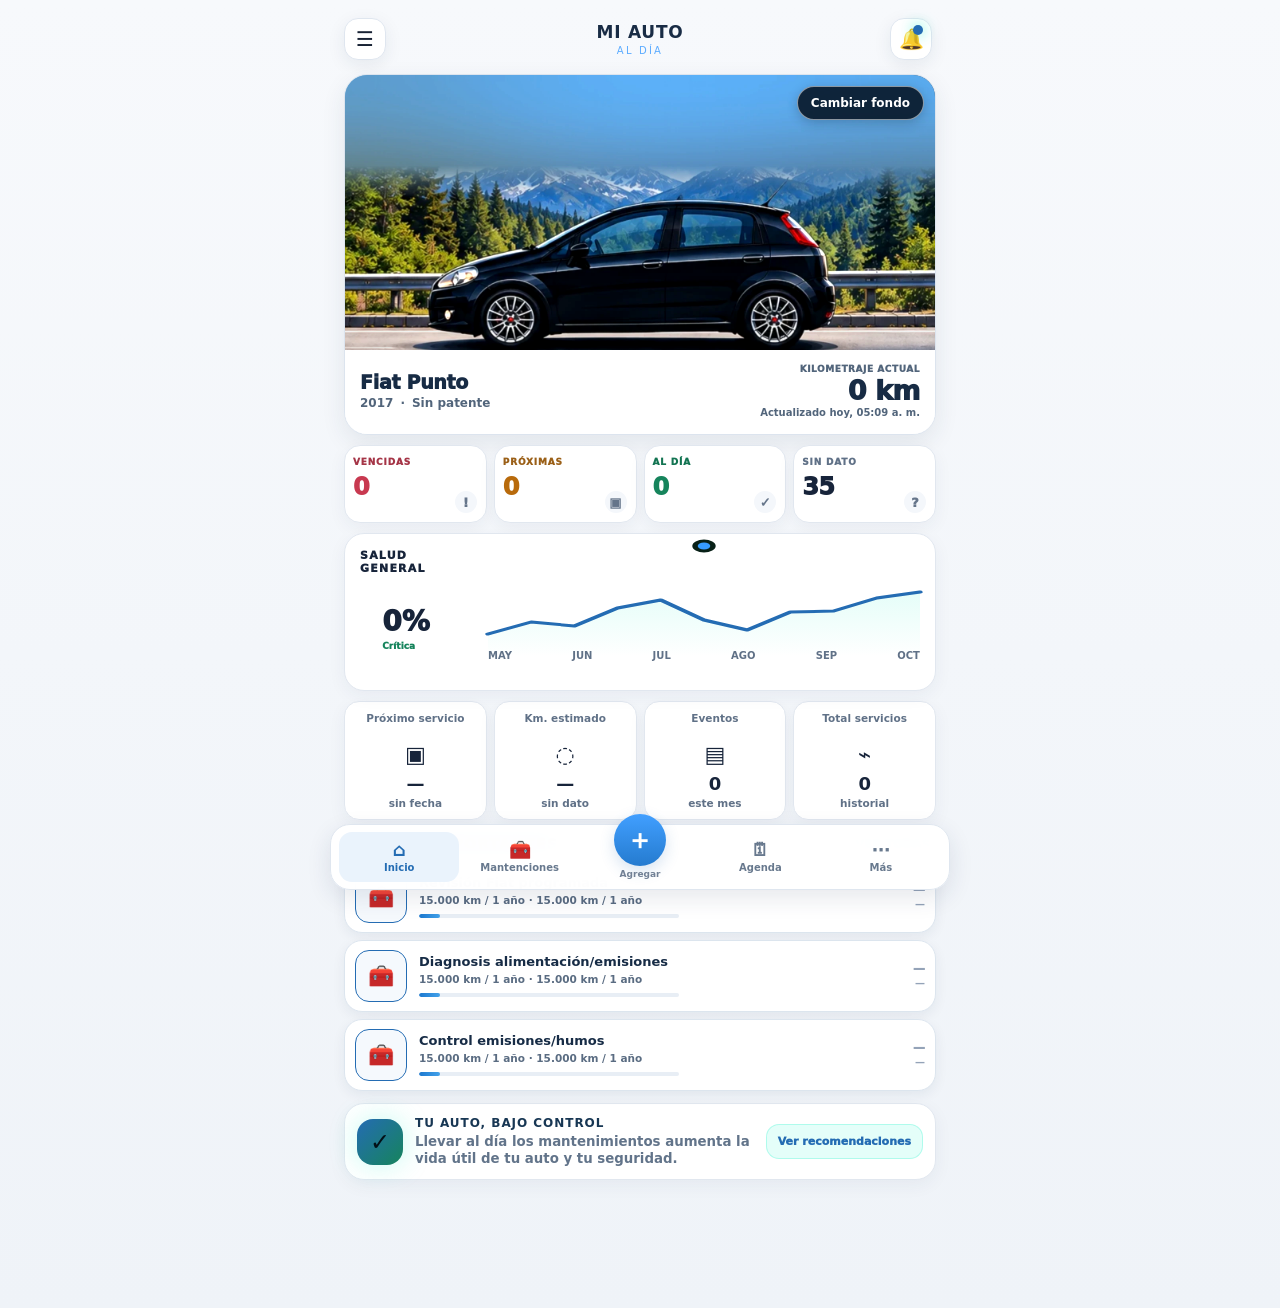
<file: app/src/main/assets/index.html>
<!doctype html>
<html lang="es">
<head>
<meta charset="utf-8">
<meta name="viewport" content="width=device-width,initial-scale=1">
<title>Mi Auto al Día</title>
<meta http-equiv="refresh" content="0; url=inicio.html">
<script>location.replace('inicio.html');</script>
</head>
<body>
<a href="inicio.html">Abrir Mi Auto al Día</a>
</body>
</html>
</file>
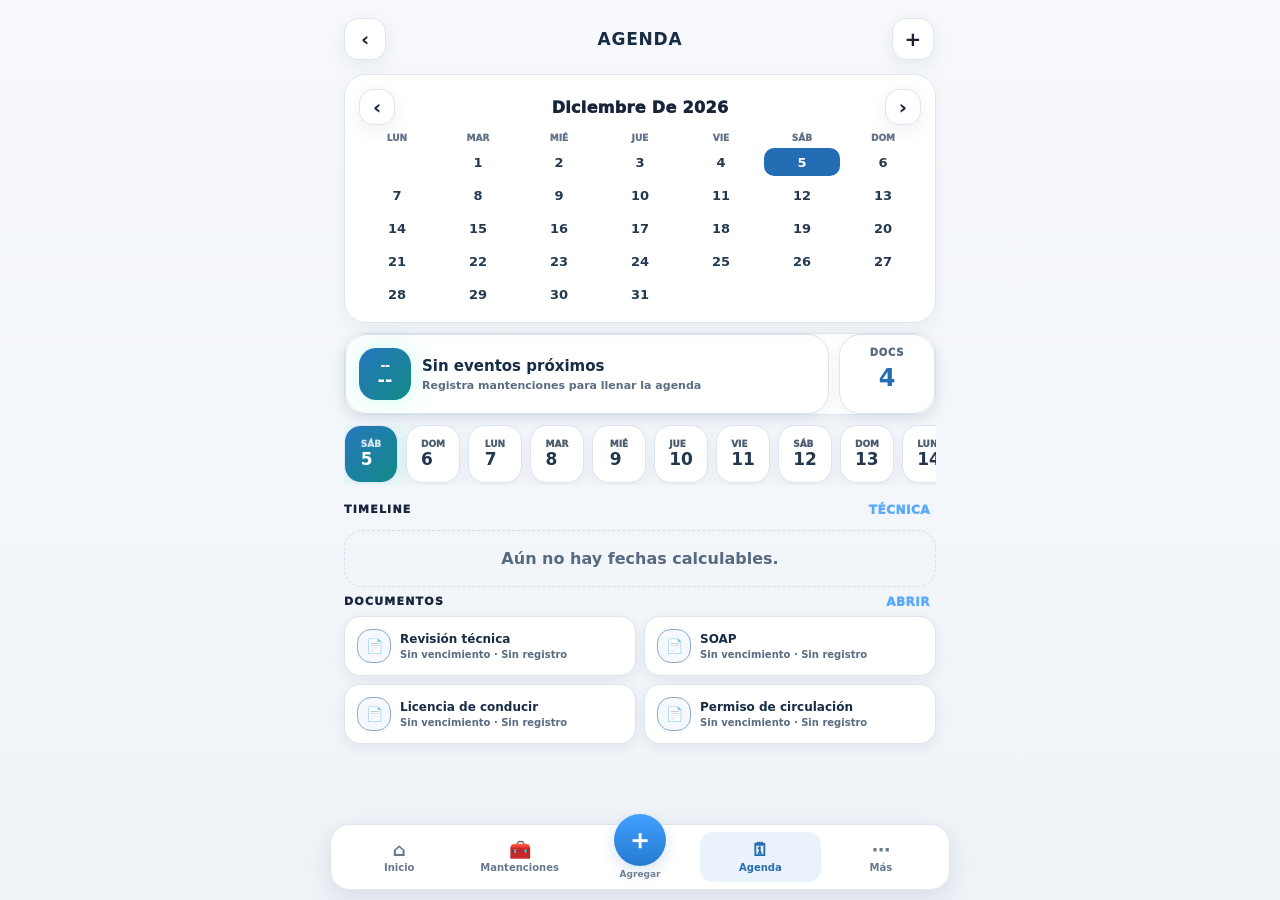
<file: app/src/main/assets/agenda.html>
<!doctype html>
<html lang="es">
<head>
<meta charset="utf-8">
<meta name="viewport" content="width=device-width,initial-scale=1,viewport-fit=cover,user-scalable=no">
<title>Mi Auto al Día - Agenda</title>
<link rel="stylesheet" href="css/app.css">
</head>
<body>
<div class="app">
  <section id="home" class="screen"></section>
  <section id="parts" class="screen"></section>
  <section id="docs" class="screen active"></section>
  <section id="history" class="screen"></section>
  <section id="settings" class="screen"></section>
</div>
<nav class="nav" id="nav">
  <button onclick="go('home')"><span class="ico">⌂</span><span>Inicio</span></button>
  <button onclick="go('parts')"><span class="ico">🧰</span><span>Mantenciones</span></button>
  <button class="nav-add" onclick="openRegister()"><span class="ico">＋</span><span>Agregar</span></button>
  <button onclick="go('docs')"><span class="ico">🗓</span><span>Agenda</span></button>
  <button onclick="go('settings')"><span class="ico">⋯</span><span>Más</span></button>
</nav>
<div id="modalRoot"></div><div id="toast" class="toast"></div>
<script>window.INITIAL_VIEW='docs';</script>
<script src="js/app.js"></script>
</body>
</html>
</file>
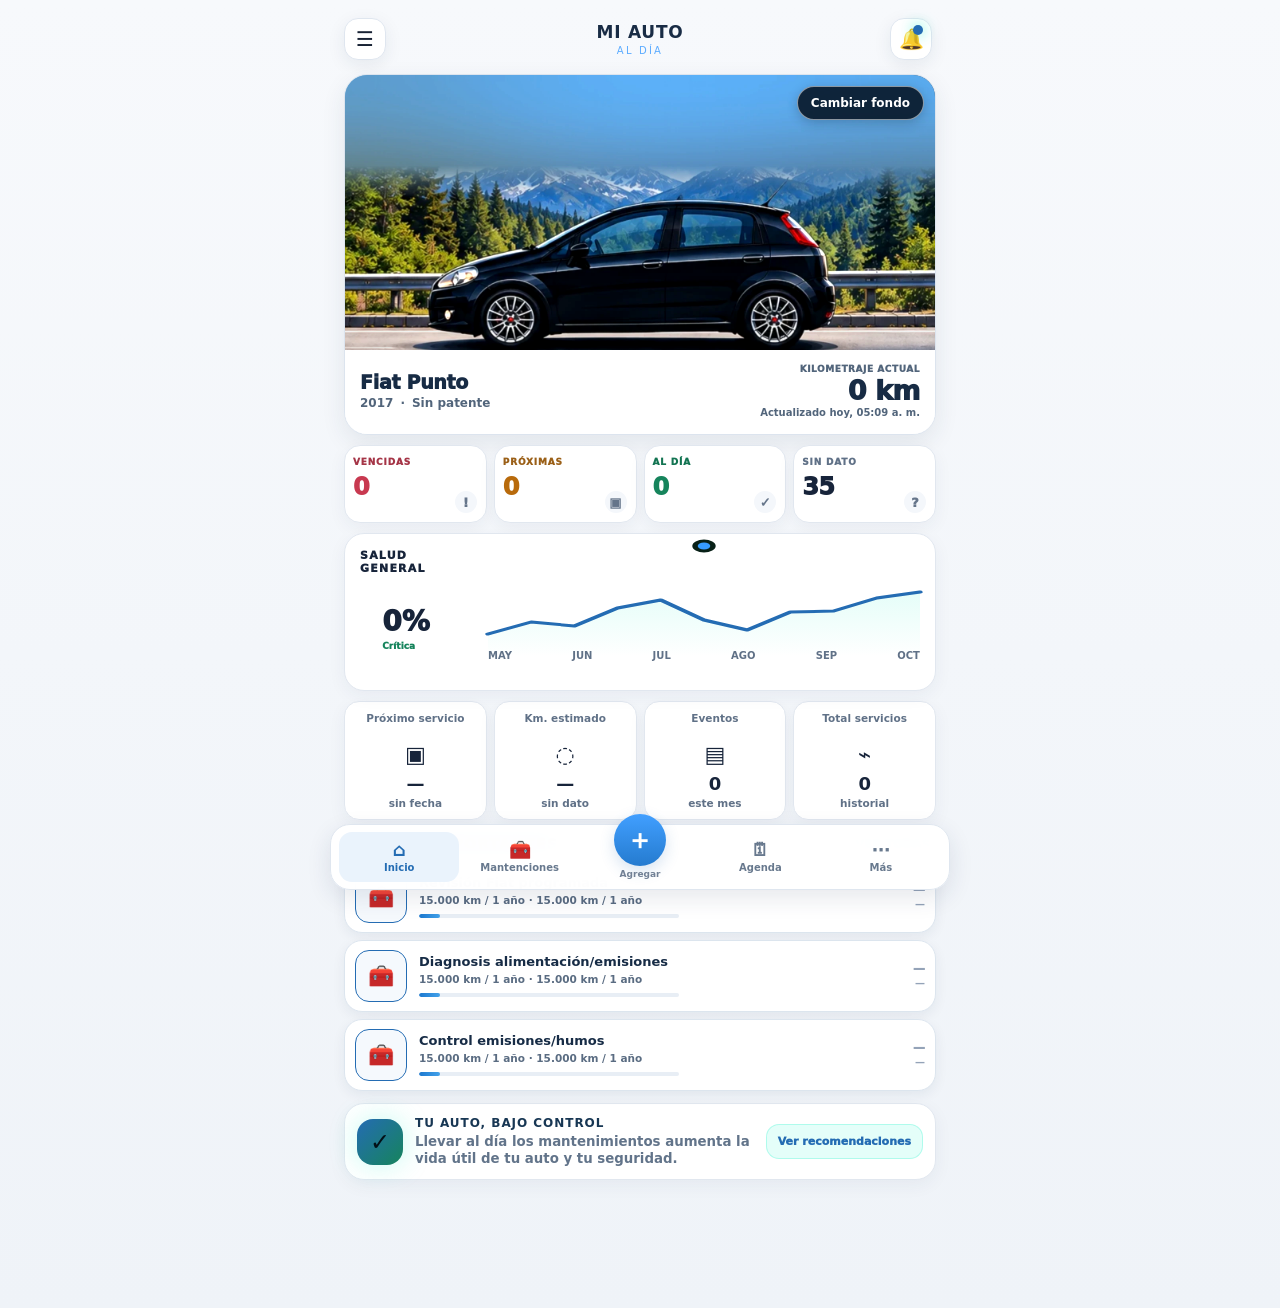
<file: app/src/main/assets/inicio.html>
<!doctype html>
<html lang="es">
<head>
<meta charset="utf-8">
<meta name="viewport" content="width=device-width,initial-scale=1,viewport-fit=cover,user-scalable=no">
<title>Mi Auto al Día - Inicio</title>
<link rel="stylesheet" href="css/app.css">
</head>
<body>
<div class="app">
  <section id="home" class="screen active"></section>
  <section id="parts" class="screen"></section>
  <section id="docs" class="screen"></section>
  <section id="history" class="screen"></section>
  <section id="settings" class="screen"></section>
</div>
<nav class="nav" id="nav">
  <button onclick="go('home')"><span class="ico">⌂</span><span>Inicio</span></button>
  <button onclick="go('parts')"><span class="ico">🧰</span><span>Mantenciones</span></button>
  <button class="nav-add" onclick="openRegister()"><span class="ico">＋</span><span>Agregar</span></button>
  <button onclick="go('docs')"><span class="ico">🗓</span><span>Agenda</span></button>
  <button onclick="go('settings')"><span class="ico">⋯</span><span>Más</span></button>
</nav>
<div id="modalRoot"></div><div id="toast" class="toast"></div>
<script>window.INITIAL_VIEW='home';</script>
<script src="js/app.js"></script>
</body>
</html>
</file>
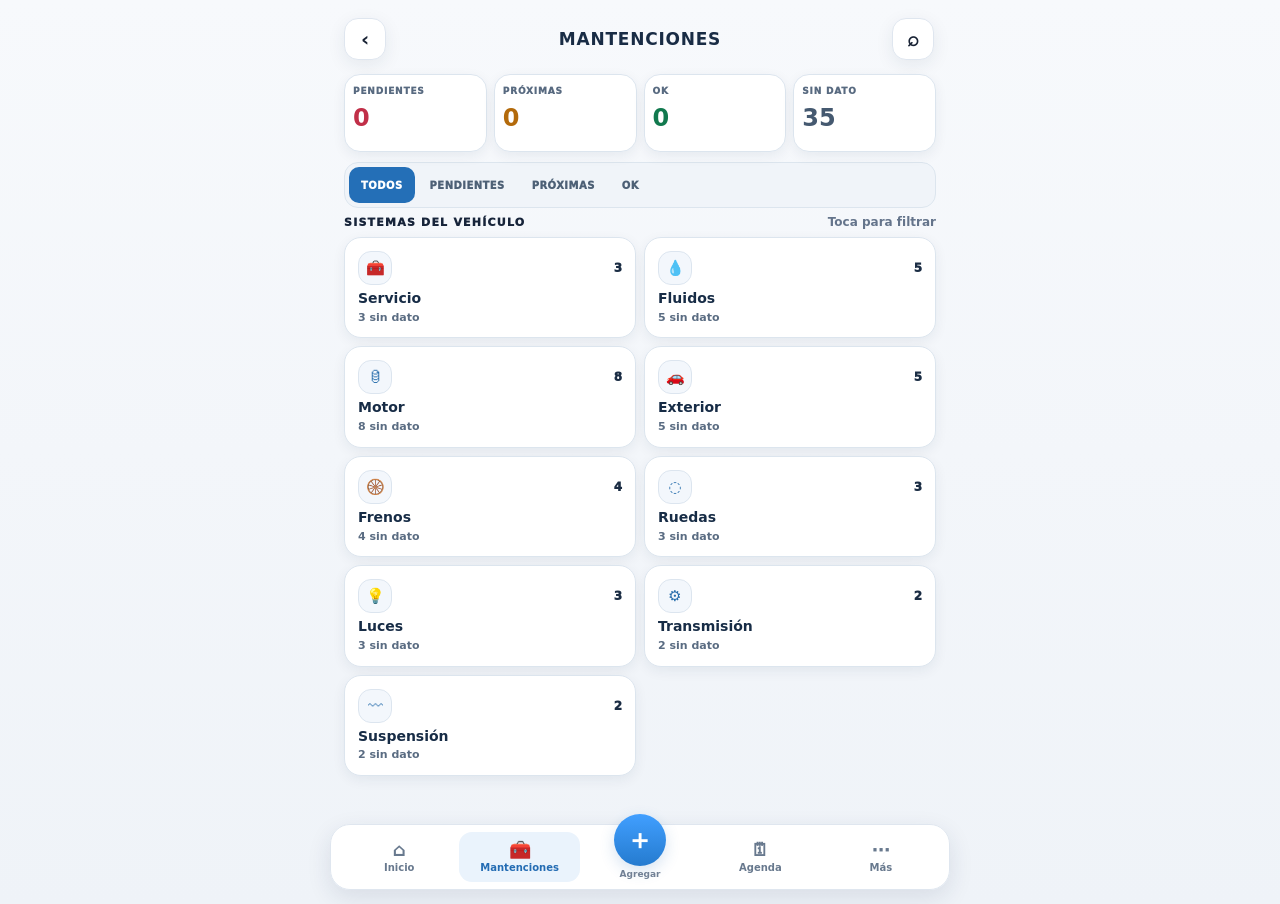
<file: app/src/main/assets/mantenciones.html>
<!doctype html>
<html lang="es">
<head>
<meta charset="utf-8">
<meta name="viewport" content="width=device-width,initial-scale=1,viewport-fit=cover,user-scalable=no">
<title>Mi Auto al Día - Mantenciones</title>
<link rel="stylesheet" href="css/app.css">
</head>
<body>
<div class="app">
  <section id="home" class="screen"></section>
  <section id="parts" class="screen active"></section>
  <section id="docs" class="screen"></section>
  <section id="history" class="screen"></section>
  <section id="settings" class="screen"></section>
</div>
<nav class="nav" id="nav">
  <button onclick="go('home')"><span class="ico">⌂</span><span>Inicio</span></button>
  <button onclick="go('parts')"><span class="ico">🧰</span><span>Mantenciones</span></button>
  <button class="nav-add" onclick="openRegister()"><span class="ico">＋</span><span>Agregar</span></button>
  <button onclick="go('docs')"><span class="ico">🗓</span><span>Agenda</span></button>
  <button onclick="go('settings')"><span class="ico">⋯</span><span>Más</span></button>
</nav>
<div id="modalRoot"></div><div id="toast" class="toast"></div>
<script>window.INITIAL_VIEW='parts';</script>
<script src="js/app.js"></script>
</body>
</html>
</file>
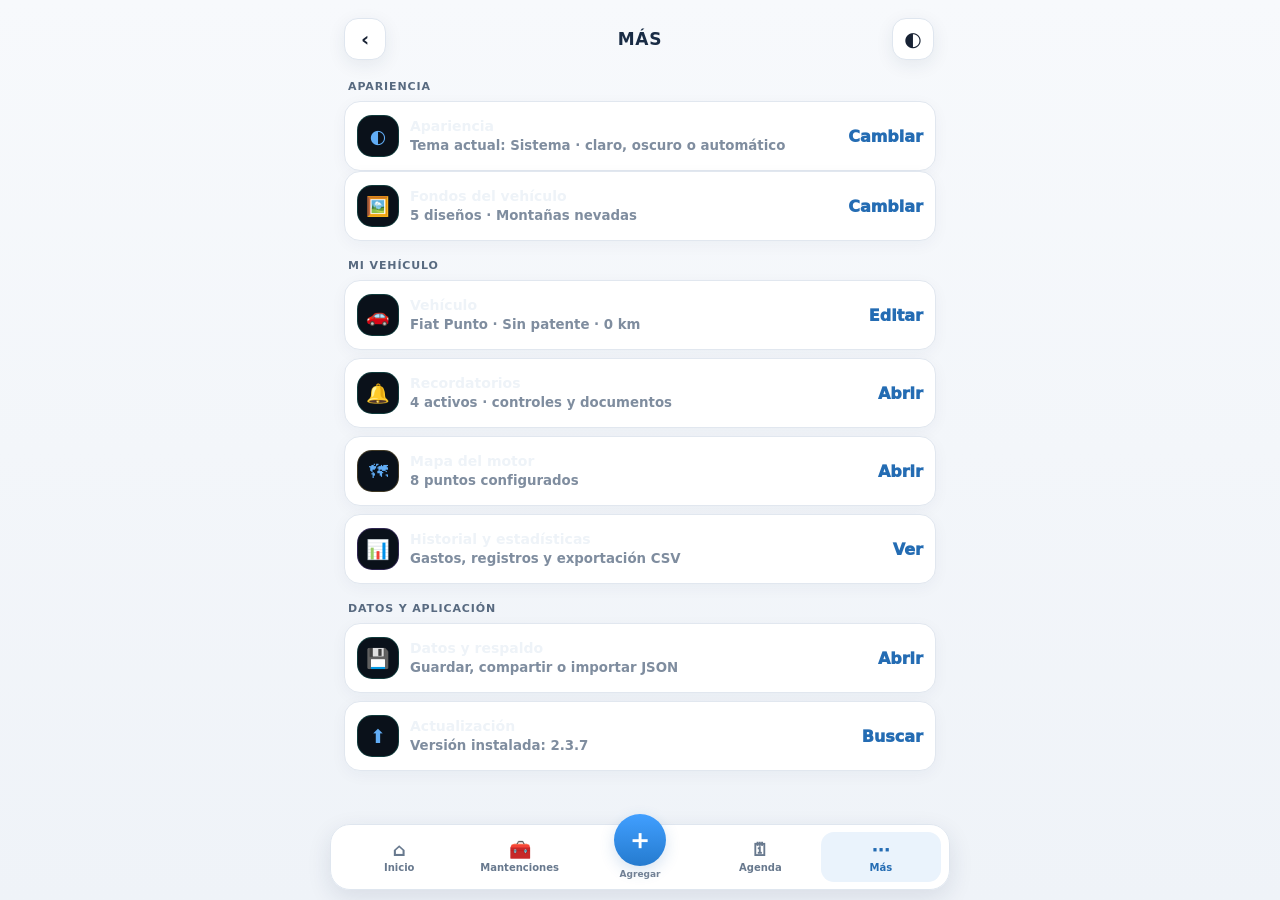
<file: app/src/main/assets/mas.html>
<!doctype html>
<html lang="es">
<head>
<meta charset="utf-8">
<meta name="viewport" content="width=device-width,initial-scale=1,viewport-fit=cover,user-scalable=no">
<title>Mi Auto al Día - Más</title>
<link rel="stylesheet" href="css/app.css">
</head>
<body>
<div class="app">
  <section id="home" class="screen"></section>
  <section id="parts" class="screen"></section>
  <section id="docs" class="screen"></section>
  <section id="history" class="screen"></section>
  <section id="settings" class="screen active"></section>
</div>
<nav class="nav" id="nav">
  <button onclick="go('home')"><span class="ico">⌂</span><span>Inicio</span></button>
  <button onclick="go('parts')"><span class="ico">🧰</span><span>Mantenciones</span></button>
  <button class="nav-add" onclick="openRegister()"><span class="ico">＋</span><span>Agregar</span></button>
  <button onclick="go('docs')"><span class="ico">🗓</span><span>Agenda</span></button>
  <button onclick="go('settings')"><span class="ico">⋯</span><span>Más</span></button>
</nav>
<div id="modalRoot"></div><div id="toast" class="toast"></div>
<script>window.INITIAL_VIEW='settings';</script>
<script src="js/app.js"></script>
</body>
</html>
</file>
<file: app/src/main/assets/css/app.css>
:root{
  color-scheme:dark;
  --bg:#02050a;
  --bg2:#030712;
  --ink:#06111c;
  --panel:rgba(10,18,30,.78);
  --panel2:rgba(13,24,39,.86);
  --card:rgba(16,27,42,.72);
  --card2:rgba(9,17,28,.92);
  --glass:rgba(12,23,38,.66);
  --line:rgba(255,255,255,.08);
  --line2:rgba(145,176,215,.20);
  --text:#eff7ff;
  --muted:#8ea4bd;
  --muted2:#627790;
  --teal:#2af5d0;
  --teal2:#19d6ff;
  --green:#22e38a;
  --purple:#a56bff;
  --pink:#ff5ecb;
  --warning:#ffc84d;
  --yellow:#ffc84d;
  --danger:#ff6b7a;
  --red:#ff6b7a;
  --radius:26px;
  --shadow:0 22px 70px rgba(0,0,0,.54);
  --glow:0 0 34px rgba(42,245,208,.24);
}
*{box-sizing:border-box;-webkit-tap-highlight-color:transparent}
html,body{margin:0;min-height:100%;background:#02050a;color:var(--text);font-family:Inter,system-ui,-apple-system,BlinkMacSystemFont,"Segoe UI",Roboto,Arial,sans-serif}
body{overscroll-behavior:none;overflow-x:hidden;background:radial-gradient(circle at 20% -10%,rgba(25,214,255,.16),transparent 34%),radial-gradient(circle at 100% 0,rgba(165,107,255,.11),transparent 28%),linear-gradient(180deg,#02050a 0%,#030712 45%,#010308 100%)}
button,input,select,textarea{font:inherit}
button{cursor:pointer}
.app{min-height:100vh;padding:calc(env(safe-area-inset-top) + 18px) 16px calc(env(safe-area-inset-bottom) + 104px);max-width:760px;margin:0 auto;position:relative}
.app:before{content:"";position:fixed;inset:0;pointer-events:none;background:linear-gradient(180deg,rgba(255,255,255,.018),transparent 14%),radial-gradient(circle at 50% 24%,rgba(42,245,208,.06),transparent 36%);z-index:-1}
.screen{display:none;animation:screenIn .22s ease both}.screen.active{display:block}@keyframes screenIn{from{opacity:0;transform:translateY(8px)}to{opacity:1;transform:none}}
.top{display:flex;align-items:flex-start;justify-content:space-between;gap:14px;margin-bottom:14px}.brand{font-size:28px;line-height:1;font-weight:1000;letter-spacing:-.9px;margin:0;color:#fff;text-transform:uppercase}.brand small{display:block;margin-top:5px;font-size:13px;letter-spacing:.18em;color:var(--teal);text-transform:uppercase}.sub{margin:7px 0 0;color:var(--muted);font-size:13px;line-height:1.35;font-weight:650;max-width:34ch}.muted{color:var(--muted)}.tiny{font-size:12px;color:var(--muted);font-weight:750;line-height:1.45;text-transform:none}.mini-note{font-size:12px;color:#95afc8;font-weight:750;line-height:1.35}
.gear,.back,.icon-btn,.close{width:44px;height:44px;border-radius:16px;border:1px solid var(--line2);background:linear-gradient(180deg,rgba(15,27,43,.82),rgba(4,10,17,.88));color:#fff;font-size:20px;font-weight:900;box-shadow:0 14px 36px rgba(0,0,0,.38);display:grid;place-items:center}.gear:active,.back:active,.icon-btn:active,.close:active,.btn:active,.quick-btn:active,.maint-row:active,.row:active{transform:scale(.985)}
.panel,.calendar-card,.vehicle-hero{border:1px solid var(--line);background:linear-gradient(180deg,rgba(17,29,45,.78),rgba(5,12,21,.84));backdrop-filter:blur(18px);-webkit-backdrop-filter:blur(18px);border-radius:var(--radius);box-shadow:var(--shadow);position:relative;overflow:hidden}.panel{padding:16px;margin:12px 0}.panel:before,.calendar-card:before,.vehicle-hero:after,.maint-row:after,.row:after{content:"";position:absolute;inset:0;background:linear-gradient(180deg,rgba(255,255,255,.055),transparent 36%);pointer-events:none}.panel.slim{padding:14px}.panel-head{display:flex;align-items:center;justify-content:space-between;gap:12px;margin-bottom:12px;position:relative;z-index:1}.panel-head h2,.panel h2{margin:0;font-size:18px;letter-spacing:-.35px}.panel-head button{height:34px;border-radius:12px;padding:0 12px;background:rgba(18,29,43,.8);border:1px solid var(--line2);color:#d9efff;font-weight:900}
.topbar-home{display:grid;grid-template-columns:44px 1fr 44px;align-items:start;gap:12px;margin-bottom:14px}.brand-center{text-align:center}.topbar-title{font-size:17px;font-weight:1000;letter-spacing:.07em;color:#fff}.sub-brand{display:block;margin-top:3px;font-size:11px;letter-spacing:.18em;color:var(--teal);text-transform:uppercase}.topbar-dual{display:grid;grid-template-columns:44px 1fr 44px;align-items:center;gap:12px;margin-bottom:14px}.topbar-dual .brand{text-align:center;font-size:18px;letter-spacing:.06em}.ghost-btn{opacity:0;pointer-events:none}
.vehicle-hero{padding:18px;border-radius:28px;background:radial-gradient(circle at 78% 34%,rgba(25,214,255,.19),transparent 35%),linear-gradient(135deg,rgba(7,19,36,.93),rgba(5,12,22,.96));border-color:rgba(74,118,190,.22);box-shadow:0 24px 64px rgba(0,0,0,.56),0 0 0 1px rgba(42,245,208,.03)}.vehicle-hero:before{content:"";position:absolute;inset:auto -18% -44% -18%;height:80%;background:radial-gradient(circle,rgba(42,245,208,.24),rgba(25,214,255,.10) 34%,transparent 62%);pointer-events:none}.vehicle-hero .edit-mini{position:absolute;right:16px;top:14px;color:#cfe4fb;font-size:14px;z-index:2}.hero-head{display:flex;align-items:flex-start;justify-content:space-between;gap:12px;position:relative;z-index:1}.hero-title{font-size:21px;font-weight:1000;line-height:1.12;letter-spacing:-.35px}.hero-meta{display:flex;align-items:center;gap:8px;margin-top:7px;color:var(--muted);font-size:13px;font-weight:800}.dot-live{width:9px;height:9px;border-radius:50%;background:var(--green);box-shadow:0 0 16px rgba(34,227,138,.9)}.plate-chip{display:inline-flex;align-items:center;padding:8px 12px;border-radius:14px;background:rgba(13,24,39,.88);border:1px solid rgba(145,167,201,.16);font-weight:1000;font-size:13px;color:#fff;margin-top:10px;letter-spacing:.04em}.car-stage{position:relative;height:180px;display:flex;align-items:center;justify-content:center;margin-top:6px;z-index:1}.car-stage img{max-width:88%;max-height:152px;object-fit:contain;filter:drop-shadow(0 24px 34px rgba(0,0,0,.58)) saturate(1.05)}.orbit{position:absolute;bottom:18px;left:50%;transform:translateX(-50%);width:84%;height:18px;border-radius:999px;background:linear-gradient(90deg,#7b5cff 0%,#19d6ff 48%,#2af5d0 100%);filter:blur(.1px);box-shadow:0 0 24px rgba(42,245,208,.42),0 0 44px rgba(25,214,255,.20)}
.stats-row{display:grid;grid-template-columns:1fr 1fr;gap:10px;margin-top:12px}.info-card{padding:15px;border-radius:21px;border:1px solid var(--line);background:linear-gradient(180deg,rgba(16,27,42,.82),rgba(8,17,27,.9));box-shadow:0 14px 36px rgba(0,0,0,.28);position:relative;overflow:hidden}.info-card:before{content:"";position:absolute;inset:0;background:radial-gradient(circle at 14% 12%,rgba(42,245,208,.08),transparent 42%);pointer-events:none}.info-card .label{position:static;transform:none;display:block;background:none;border:0;padding:0;font-size:12px;color:var(--muted);font-weight:850;letter-spacing:.02em;white-space:normal;overflow:visible}.info-card .value{font-size:20px;font-weight:1000;margin-top:8px;line-height:1.05;color:#35f6da}.info-card:nth-child(2) .value{color:#b57aff}.info-card .subv{font-size:12px;color:#bcd2e8;margin-top:5px;font-weight:750}
.health-wrap{display:grid;grid-template-columns:150px 1fr;gap:16px;align-items:center}.gauge{width:150px;height:150px;border-radius:50%;padding:12px;background:conic-gradient(var(--green) calc(var(--value)*1%),rgba(255,255,255,.08) 0);display:grid;place-items:center;box-shadow:0 0 38px rgba(34,227,138,.16)}.gauge-inner{width:100%;height:100%;border-radius:50%;display:grid;place-items:center;background:radial-gradient(circle at 50% 35%,#12243a,#08111b 62%,#050c14)}.gauge-inner b{display:block;font-size:30px;line-height:1;font-weight:1000}.gauge-inner span{display:block;text-align:center;font-size:10px;letter-spacing:.12em;text-transform:uppercase;color:var(--muted);font-weight:950}.gauge-inner em{display:block;margin-top:5px;font-style:normal;color:var(--green);font-size:12px;font-weight:1000;text-transform:uppercase}.bullets{display:grid;grid-template-columns:1fr;gap:9px}.bullet{display:flex;align-items:center;gap:10px;font-weight:820;color:#dbe9f7;font-size:14px}.bullet i{width:9px;height:9px;border-radius:50%;display:block;box-shadow:0 0 12px currentColor}.quick-title,.section-title,.section-cap{font-size:12px;letter-spacing:.075em;text-transform:uppercase;color:#2af5d0;margin:16px 0 10px;font-weight:1000}.quick-grid{display:grid;grid-template-columns:repeat(4,1fr);gap:10px}.quick-btn{background:linear-gradient(180deg,rgba(20,32,50,.86),rgba(8,15,24,.94));border:1px solid var(--line);border-radius:18px;min-height:88px;color:#fff;display:flex;flex-direction:column;align-items:center;justify-content:center;gap:9px;font-weight:850;font-size:14px;box-shadow:0 15px 40px rgba(0,0,0,.34);transition:transform .18s ease,border-color .18s ease,box-shadow .18s ease}.quick-btn:hover{border-color:rgba(42,245,208,.28);box-shadow:var(--glow)}.quick-btn span.ico{font-size:25px;line-height:1;color:var(--teal)}.quick-btn small{font-size:12px;color:#d9e7f5;line-height:1.1}
.list{display:grid;gap:10px}.row,.maint-row{display:flex;align-items:center;justify-content:space-between;gap:12px;border:1px solid var(--line);border-radius:22px;background:linear-gradient(180deg,rgba(17,28,43,.82),rgba(7,14,23,.92));padding:14px;box-shadow:0 13px 32px rgba(0,0,0,.30);position:relative;overflow:hidden;transition:transform .18s ease,border-color .18s ease,background .18s ease}.row:hover,.maint-row:hover{border-color:rgba(42,245,208,.25)}.maint-left,.row-main{display:flex;align-items:center;gap:12px;min-width:0}.icon-badge{width:48px;height:48px;border-radius:17px;display:grid;place-items:center;font-size:21px;background:radial-gradient(circle at 50% 35%,rgba(255,255,255,.08),rgba(255,255,255,.02));border:1px solid currentColor;flex:none;box-shadow:0 0 20px color-mix(in srgb,currentColor 24%,transparent),inset 0 0 0 1px rgba(255,255,255,.02)}.icon-badge.circle{border-radius:50%}.row-main{display:block;min-width:0}.row-main b,.maint-title{display:block;font-size:15px;white-space:nowrap;overflow:hidden;text-overflow:ellipsis;font-weight:950;color:#f5faff}.row-main small,.maint-sub{display:block;color:var(--muted);font-weight:700;margin-top:4px;line-height:1.28;font-size:12px}.mini-progress{margin-top:8px;width:min(160px,42vw);height:5px;border-radius:999px;background:rgba(255,255,255,.07);overflow:hidden}.mini-progress span{display:block;height:100%;width:var(--pct);border-radius:999px;background:linear-gradient(90deg,var(--teal),var(--green))}.due-stack{text-align:right;display:grid;gap:3px;flex:none;min-width:82px}.due-stack b{font-size:15px;line-height:1;color:var(--green);font-weight:1000}.due-stack small{font-size:12px;color:#65ddff;font-weight:900}.due-stack.critical b,.due-stack.critical small{color:var(--danger)}.due-stack.warning b,.due-stack.warning small{color:var(--warning)}.due-stack.unknown b,.due-stack.unknown small{color:#94a3b8}
.status{display:inline-flex;align-items:center;gap:6px;border-radius:999px;padding:7px 10px;font-size:11px;font-weight:1000;white-space:nowrap;text-transform:uppercase;letter-spacing:.02em}.status.ok{background:rgba(34,227,138,.12);color:#71ffb6;border:1px solid rgba(34,227,138,.32)}.status.warning{background:rgba(255,200,77,.15);color:#ffd976;border:1px solid rgba(255,200,77,.34)}.status.critical{background:rgba(255,107,122,.14);color:#ff95a0;border:1px solid rgba(255,107,122,.34)}.status.unknown{background:rgba(148,163,184,.14);color:#dbe4ee;border:1px solid rgba(148,163,184,.28)}
.maintenance-tabs,.pills{display:flex;gap:8px;overflow-x:auto;padding:2px 0 10px;scrollbar-width:none}.maintenance-tabs::-webkit-scrollbar,.pills::-webkit-scrollbar{display:none}.seg,.pill{height:40px;border-radius:14px;border:1px solid transparent;background:transparent;color:#91a8c2;padding:0 14px;font-weight:1000;white-space:nowrap;text-transform:uppercase;font-size:12px;letter-spacing:.045em}.seg.active,.pill.active{color:var(--teal);box-shadow:inset 0 -2px 0 var(--teal)}.big-number{font-size:34px;font-weight:1000;line-height:1;letter-spacing:-1px}.split-two{display:grid;grid-template-columns:1fr 1fr;gap:12px}.progress-wrap{margin:14px 0 4px}.progressbar{height:12px;border-radius:999px;background:#07131f;border:1px solid rgba(255,255,255,.06);overflow:hidden}.progressbar span{display:block;height:100%;width:var(--pct,50%);background:linear-gradient(90deg,var(--green),var(--teal2));border-radius:999px;box-shadow:0 0 24px rgba(42,245,208,.32)}.detail-grid{display:grid;grid-template-columns:1fr 1fr;gap:10px;margin-top:10px}.detail-stat{border:1px solid var(--line);background:linear-gradient(180deg,rgba(17,28,43,.78),rgba(7,14,23,.92));border-radius:18px;padding:14px;min-height:96px}.detail-stat label{display:block;font-size:11px;color:var(--muted);font-weight:1000;text-transform:uppercase;letter-spacing:.06em;margin-bottom:8px}.detail-stat b{display:block;font-size:19px;line-height:1.08}.detail-stat small{display:block;margin-top:6px;color:#c8daec;font-weight:700;line-height:1.35}.note-card{border:1px solid var(--line);background:linear-gradient(180deg,rgba(15,27,43,.78),rgba(8,19,31,.94));border-radius:18px;padding:14px;margin-top:12px}.detail-hero{display:flex;align-items:center;gap:16px;margin:4px 0 14px}.detail-hero .icon-badge{width:66px;height:66px;font-size:28px}.detail-title{font-size:21px;font-weight:1000;line-height:1.14;letter-spacing:-.35px;color:#fff}.metric-labels{display:flex;justify-content:space-between;color:var(--muted);font-size:12px;font-weight:800;margin-top:9px}
.calendar-card{padding:16px;border-radius:25px;background:linear-gradient(180deg,rgba(12,22,36,.78),rgba(4,10,18,.92))}.calendar-head{display:flex;align-items:center;justify-content:space-between;margin-bottom:14px}.calendar-title{text-transform:capitalize;font-weight:1000;letter-spacing:.02em}.calendar-grid{display:grid;grid-template-columns:repeat(7,1fr);gap:8px}.dayname{font-size:10px;color:#7e93ab;font-weight:1000;text-align:center}.day{height:34px;border-radius:12px;display:grid;place-items:center;font-size:13px;font-weight:900;color:#e9f2fb;position:relative}.day.event:after{content:"";position:absolute;bottom:4px;width:4px;height:4px;border-radius:50%;background:var(--danger)}.day.today{background:linear-gradient(135deg,var(--teal),var(--green));color:#041117;box-shadow:0 0 24px rgba(34,227,138,.34)}
.stat-wrap{display:grid;grid-template-columns:170px 1fr;gap:18px;align-items:center}.donut{width:170px;height:170px;border-radius:50%;padding:16px;background:conic-gradient(var(--green) 0 42%,var(--teal2) 42% 66%,var(--purple) 66% 84%,var(--warning) 84% 100%);display:grid;place-items:center}.donut-inner{width:100%;height:100%;border-radius:50%;background:#08111b;display:grid;place-items:center;text-align:center}.donut-inner b{display:block;font-size:22px}.donut-inner span{text-transform:uppercase;font-size:10px;letter-spacing:.08em;color:var(--muted);font-weight:900}.legend{display:grid;gap:11px}.legend-row{display:flex;align-items:center;justify-content:space-between;gap:10px;color:#d4e3f2;font-weight:850;font-size:13px}.legend-left{display:flex;align-items:center;gap:9px}.legend-left i{width:10px;height:10px;border-radius:50%;box-shadow:0 0 12px currentColor}.toggle-list{display:grid;gap:10px}.toggle-row{display:flex;align-items:center;justify-content:space-between;gap:12px;padding:14px;border-radius:18px;background:linear-gradient(180deg,rgba(15,26,41,.76),rgba(7,14,23,.86));border:1px solid var(--line)}.toggle-copy b{display:block;font-size:14px}.toggle-copy small{display:block;margin-top:4px;color:var(--muted);font-size:12px;font-weight:750}.switch{width:52px;height:30px;border-radius:999px;background:#172235;border:1px solid rgba(255,255,255,.08);padding:3px;flex:none;transition:.18s}.switch span{display:block;width:22px;height:22px;border-radius:50%;background:#70829b;transition:.18s}.switch.on{background:linear-gradient(135deg,var(--green),var(--teal));box-shadow:0 0 24px rgba(42,245,208,.26)}.switch.on span{transform:translateX(22px);background:#fff}.preview-map{position:relative;border:1px solid var(--line);border-radius:22px;overflow:hidden;background:#03070d;min-height:188px;display:grid;place-items:center}.preview-map img{width:100%;opacity:.42;filter:grayscale(.35) contrast(1.1)}.map-header-tabs{display:flex;justify-content:center;gap:28px;font-size:12px;color:#6a829e;font-weight:1000;text-transform:uppercase;margin-bottom:10px}.map-header-tabs .active{color:var(--teal);box-shadow:inset 0 -2px 0 var(--teal);padding-bottom:6px}.maparea{position:relative;border-radius:20px;overflow:hidden;background:#000}.maparea img{width:100%;display:block;opacity:.48;filter:grayscale(.18) contrast(1.1)}.dot{position:absolute;width:22px;height:22px;transform:translate(-50%,-50%);border-radius:50%;border:4px solid currentColor;background:#06111c;color:var(--green);box-shadow:0 0 20px currentColor;z-index:2}.dot.warning{color:var(--warning)}.dot.critical{color:var(--danger)}.dot.unknown{color:#94a3b8}.dot .label{display:none;position:absolute;left:50%;top:120%;transform:translateX(-50%);background:#07111d;border:1px solid var(--line2);padding:5px 8px;border-radius:9px;color:#fff;white-space:nowrap}.dot:hover .label{display:block}
.modal{position:fixed;inset:0;background:rgba(0,0,0,.82);z-index:20;display:flex;align-items:flex-start;justify-content:center;padding:calc(env(safe-area-inset-top) + 14px) 12px 16px}.modal-card{width:min(760px,100%);max-height:calc(100vh - 26px);overflow:auto;background:linear-gradient(180deg,#050b12,#03070d);border:1px solid var(--line2);border-radius:30px;box-shadow:0 30px 100px rgba(0,0,0,.82);padding:16px 16px calc(env(safe-area-inset-bottom) + 18px)}.modal-head{display:flex;align-items:center;justify-content:space-between;gap:10px;margin-bottom:12px}.modal-head h2{margin:0;font-size:22px;letter-spacing:-.5px}.close{font-size:24px}.map-large{width:880px;max-width:none}.map-scroll{overflow:auto;max-height:58vh;border:1px solid var(--line);border-radius:22px;background:#000;padding:10px;touch-action:pan-x pan-y}.map-large img{min-height:420px}.map-large .dot{width:30px;height:30px;border-width:5px}.map-large .label{font-size:11px;max-width:130px}
.form{display:grid;gap:10px}.field label{display:block;font-size:12px;color:var(--muted);font-weight:950;margin:0 0 6px;text-transform:uppercase;letter-spacing:.5px}.input,select,textarea{width:100%;min-height:52px;border-radius:18px;border:1px solid var(--line2);background:#0d1622;color:#fff;font-size:16px;padding:0 14px;outline:0}textarea{min-height:86px;padding-top:12px;resize:vertical}.form2{display:grid;grid-template-columns:1fr 1fr;gap:10px}.empty{border:1px dashed var(--line2);border-radius:18px;padding:18px;text-align:center;color:var(--muted);font-weight:800;background:rgba(255,255,255,.02)}.action-grid{display:grid;grid-template-columns:1fr 1fr;gap:10px;margin:12px 0}.btn{min-height:54px;border:1px solid rgba(126,151,189,.2);border-radius:20px;color:#fff;font-weight:1000;font-size:15px;background:linear-gradient(180deg,#111b29,#0b121d);box-shadow:0 14px 38px rgba(0,0,0,.25);transition:transform .18s ease,filter .18s ease}.btn.primary{background:linear-gradient(135deg,var(--teal2),var(--green));color:#03111c;border:0;box-shadow:0 0 26px rgba(42,245,208,.28),0 14px 38px rgba(0,0,0,.25)}.btn.blue{background:linear-gradient(135deg,#7b6dff,#b36dff);border:0}.btn.red{background:linear-gradient(135deg,#ff5ecb,#ff6b7a);border:0}.btn.full{width:100%;margin-top:10px}.btn.small{min-height:42px;border-radius:16px;font-size:13px}.list-compact{display:grid;gap:8px}.record-row{display:flex;align-items:center;justify-content:space-between;gap:12px;border:1px solid var(--line);padding:12px;border-radius:18px;background:linear-gradient(180deg,rgba(16,24,38,.76),rgba(9,17,27,.90))}.record-row .left{display:flex;align-items:center;gap:10px;min-width:0}.record-row .right{text-align:right;font-size:12px;color:#9ec7bc;font-weight:900}.record-row .right small{display:block;color:var(--muted);font-size:10px;margin-top:3px}.record-row.editable{cursor:pointer}.record-row.editable:active{transform:scale(.99)}.btn.danger{background:linear-gradient(135deg,#ff4d6d,#ff7a59);border:0;color:#fff}.edit-hint{font-size:11px;color:var(--muted);font-weight:850;margin:-2px 0 8px}.check-line{display:flex;align-items:center;gap:10px;border:1px solid var(--line);border-radius:18px;padding:12px;background:rgba(255,255,255,.03);font-weight:900;color:#dcecff}.check-line input{width:20px;height:20px}
.nav{position:fixed;left:50%;bottom:calc(env(safe-area-inset-bottom) + 10px);transform:translateX(-50%);width:min(700px,calc(100% - 24px));height:74px;background:rgba(3,8,15,.86);backdrop-filter:blur(22px);-webkit-backdrop-filter:blur(22px);border:1px solid rgba(255,255,255,.08);border-radius:25px;display:grid;grid-template-columns:repeat(5,1fr);padding:8px;z-index:15;box-shadow:0 22px 70px rgba(0,0,0,.70)}.nav button{border:0;background:transparent;color:#7f93aa;font-weight:900;border-radius:18px;display:flex;flex-direction:column;align-items:center;justify-content:center;gap:4px;font-size:11px;line-height:1;position:relative}.nav button .ico{font-size:20px;line-height:1}.nav button.active{color:var(--teal)}.nav button.active:after{content:"";position:absolute;bottom:4px;width:5px;height:5px;border-radius:50%;background:var(--teal);box-shadow:0 0 12px var(--teal)}.nav button.nav-add{margin-top:-28px;color:#041117}.nav button.nav-add .ico{width:58px;height:58px;border-radius:50%;display:grid;place-items:center;font-size:31px;font-weight:900;background:linear-gradient(135deg,var(--teal2),var(--green));box-shadow:0 0 34px rgba(42,245,208,.46),0 16px 42px rgba(0,0,0,.45);color:#03111c}.nav button.nav-add span:last-child{color:#9cb2c9;margin-top:0}.toast{position:fixed;left:50%;bottom:104px;transform:translateX(-50%);background:#f6fbff;color:#06111b;border-radius:999px;padding:10px 14px;font-weight:1000;z-index:30;display:none;box-shadow:var(--shadow)}.footer-note{display:flex;align-items:center;justify-content:center;gap:12px;flex-wrap:wrap;color:var(--teal);font-size:12px;font-weight:1000;letter-spacing:.055em;margin-top:14px;text-transform:uppercase;opacity:.9}
@media(max-width:480px){.app{padding-left:14px;padding-right:14px}.brand{font-size:24px}.car-stage{height:162px}.health-wrap,.stat-wrap{grid-template-columns:1fr}.gauge,.donut{margin:0 auto}.quick-grid{grid-template-columns:repeat(4,1fr);gap:8px}.quick-btn{min-height:80px}.quick-btn small{font-size:11px}.detail-grid,.form2,.split-two{grid-template-columns:1fr}.nav{height:70px}.big-number{font-size:30px}.stats-row{gap:8px}.info-card{padding:13px}.row-main b{font-size:14px}.due-stack{min-width:72px}.due-stack b{font-size:13px}}


/* v1.9.1 Compact UI: mantiene el look premium, reduce scroll y separa agenda/mantenciones */
.app{padding:calc(env(safe-area-inset-top) + 14px) 12px calc(env(safe-area-inset-bottom) + 96px);}
.panel{padding:14px;margin:10px 0;border-radius:22px}.topbar-home,.topbar-dual{margin-bottom:10px}.gear,.back,.icon-btn,.close{width:40px;height:40px;border-radius:14px}.topbar-title{font-size:16px}.sub-brand{font-size:10px}
.home-vehicle-compact{display:grid;grid-template-columns:1fr 122px;gap:12px;align-items:center;padding:15px;border-radius:24px;border:1px solid rgba(74,118,190,.22);background:radial-gradient(circle at 86% 30%,rgba(25,214,255,.18),transparent 34%),linear-gradient(135deg,rgba(9,22,38,.94),rgba(4,10,18,.98));box-shadow:0 20px 58px rgba(0,0,0,.5);position:relative;overflow:hidden}.home-vehicle-compact:after{content:"";position:absolute;left:-20%;right:-20%;bottom:-58%;height:82%;background:radial-gradient(circle,rgba(42,245,208,.16),transparent 58%);pointer-events:none}.vehicle-name{font-size:23px;font-weight:1000;line-height:1;letter-spacing:-.5px}.vehicle-line{display:flex;align-items:center;gap:8px;margin-top:8px;color:var(--muted);font-weight:850;font-size:13px}.vehicle-km{margin-top:14px}.vehicle-km span{display:block;font-size:11px;text-transform:uppercase;letter-spacing:.08em;color:var(--muted);font-weight:950}.vehicle-km b{display:block;margin-top:4px;font-size:22px;color:var(--teal);line-height:1}.mini-car{height:96px;display:grid;place-items:center;position:relative;z-index:1;overflow:visible;background:none;border:0}.mini-car img{width:126%;height:94px;object-fit:contain;filter:drop-shadow(0 10px 14px rgba(0,0,0,.34)) saturate(1.02)}.mini-orbit{display:none}
.home-status-grid{display:grid;grid-template-columns:104px 1fr;gap:10px;margin-top:10px}.health-mini{border:1px solid var(--line);border-radius:22px;background:linear-gradient(180deg,rgba(17,28,43,.82),rgba(7,14,23,.94));padding:12px;display:grid;place-items:center}.health-mini .gauge{width:82px;height:82px;padding:7px}.health-mini .gauge-inner b{font-size:22px}.health-mini .gauge-inner span{font-size:8px}.health-mini .gauge-inner em{font-size:9px}.status-metrics{display:grid;grid-template-columns:repeat(2,1fr);gap:8px}.metric-tile{border:1px solid var(--line);border-radius:18px;background:linear-gradient(180deg,rgba(17,28,43,.78),rgba(7,14,23,.92));padding:11px}.metric-tile span{display:block;font-size:10px;text-transform:uppercase;letter-spacing:.07em;color:var(--muted);font-weight:950}.metric-tile b{display:block;margin-top:5px;font-size:19px;line-height:1}.metric-tile.critical b{color:var(--danger)}.metric-tile.warning b{color:var(--warning)}.metric-tile.ok b{color:var(--green)}.metric-tile.unknown b{color:#9fb1c7}
.next-card{margin-top:10px;border:1px solid var(--line);border-radius:22px;background:linear-gradient(180deg,rgba(17,28,43,.86),rgba(7,14,23,.94));padding:13px;box-shadow:0 16px 42px rgba(0,0,0,.34)}.next-main{display:flex;align-items:center;gap:11px}.next-main .icon-badge{width:44px;height:44px;font-size:18px}.next-copy{min-width:0;flex:1}.next-copy b{display:block;font-size:15px}.next-copy small{display:block;margin-top:4px;color:var(--muted);font-weight:800}.next-side{text-align:right;min-width:76px}.next-side b{display:block;font-size:14px}.next-side small{display:block;color:var(--muted);font-size:11px;font-weight:900}.quick-rail{display:grid;grid-template-columns:repeat(4,1fr);gap:8px;margin-top:10px}.quick-rail .quick-btn{min-height:66px;border-radius:17px;gap:6px}.quick-rail .quick-btn span.ico{font-size:22px}.quick-rail .quick-btn small{font-size:11px}
.home-alerts{margin-top:10px}.alert-mini{padding:10px 11px;border-radius:18px}.alert-mini .icon-badge{width:38px;height:38px;font-size:16px}.alert-mini .due-stack{min-width:62px}.compact-intro{display:grid;grid-template-columns:repeat(4,1fr);gap:8px;margin:8px 0 10px}.summary-chip{padding:10px 8px;border-radius:17px;background:linear-gradient(180deg,rgba(17,28,43,.82),rgba(7,14,23,.92));border:1px solid var(--line);text-align:center}.summary-chip span{display:block;font-size:10px;text-transform:uppercase;letter-spacing:.06em;color:var(--muted);font-weight:950}.summary-chip b{display:block;margin-top:4px;font-size:18px}.summary-chip.critical b{color:var(--danger)}.summary-chip.warning b{color:var(--warning)}.summary-chip.ok b{color:var(--green)}.summary-chip.unknown b{color:#9fb1c7}.filter-strip{display:flex;gap:8px;overflow:auto;padding:2px 0 8px;margin:0 -2px 4px;scrollbar-width:none}.filter-strip::-webkit-scrollbar{display:none}.filter-chip{white-space:nowrap;border:1px solid var(--line);border-radius:999px;padding:9px 12px;background:rgba(12,22,35,.78);color:#a9bad0;font-size:12px;font-weight:950;text-transform:uppercase;letter-spacing:.03em}.filter-chip.active{background:linear-gradient(135deg,rgba(42,245,208,.22),rgba(34,227,138,.16));border-color:rgba(42,245,208,.42);color:var(--teal)}
.list.compact-list{gap:7px}.maint-row.compact{min-height:62px;padding:9px 10px;border-radius:18px}.maint-row.compact .icon-badge{width:38px;height:38px;font-size:16px}.maint-row.compact .row-main b{font-size:13px;line-height:1.15}.maint-row.compact .row-main small{font-size:10.5px;margin-top:3px;white-space:nowrap;overflow:hidden;text-overflow:ellipsis;max-width:100%}.maint-row.compact .mini-progress{margin-top:7px;height:4px}.maint-row.compact .due-stack{min-width:64px}.maint-row.compact .due-stack b{font-size:12px}.maint-row.compact .due-stack small{font-size:10px}.density-hint{font-size:11px;color:var(--muted);font-weight:800;margin:-2px 0 8px}.section-split{display:flex;align-items:center;justify-content:space-between;gap:10px}.section-split .section-cap{margin:8px 0}.text-link{border:0;background:transparent;color:var(--teal);font-weight:1000;font-size:12px;text-transform:uppercase;letter-spacing:.04em}
.calendar-card.calendar-compact{padding:13px;border-radius:22px;margin-top:4px}.calendar-card.calendar-compact .calendar-head{margin-bottom:8px}.calendar-card.calendar-compact .icon-btn{width:36px;height:36px}.calendar-card.calendar-compact .calendar-title{font-size:16px}.calendar-card.calendar-compact .calendar-grid{gap:6px}.calendar-card.calendar-compact .day{height:33px;font-size:13px}.timeline{display:grid;gap:9px}.timeline-group{border:1px solid var(--line);border-radius:22px;overflow:hidden;background:linear-gradient(180deg,rgba(16,27,42,.76),rgba(7,14,23,.92))}.timeline-date{display:flex;align-items:center;justify-content:space-between;padding:11px 12px;border-bottom:1px solid rgba(255,255,255,.06);font-weight:1000;color:#dff7ff}.timeline-date small{color:var(--muted);font-weight:850}.timeline-row{display:grid;grid-template-columns:48px 1fr auto;align-items:center;gap:10px;padding:10px 12px;border-bottom:1px solid rgba(255,255,255,.045)}.timeline-row:last-child{border-bottom:0}.timeline-row .icon-badge{width:36px;height:36px;font-size:15px}.timeline-row b{display:block;font-size:13px}.timeline-row small{display:block;font-size:11px;color:var(--muted);font-weight:800;margin-top:3px}.timeline-row .status{font-size:10px;padding:7px 9px;border-radius:999px}
.settings-hub{display:grid;gap:9px}.settings-card{display:grid;grid-template-columns:42px 1fr auto;gap:11px;align-items:center;border:1px solid var(--line);border-radius:20px;background:linear-gradient(180deg,rgba(17,28,43,.82),rgba(7,14,23,.94));padding:12px;box-shadow:0 13px 36px rgba(0,0,0,.28)}.settings-card .settings-ico{width:42px;height:42px;border-radius:15px;display:grid;place-items:center;background:rgba(42,245,208,.08);border:1px solid rgba(42,245,208,.18);font-size:19px}.settings-card b{display:block;font-size:14px}.settings-card small{display:block;margin-top:3px;color:var(--muted);font-weight:800;line-height:1.28}.settings-card .chev{color:var(--teal);font-weight:1000}.settings-card.danger .settings-ico{background:rgba(255,107,122,.10);border-color:rgba(255,107,122,.22)}.settings-card.purple .settings-ico{background:rgba(165,107,255,.12);border-color:rgba(165,107,255,.24)}.settings-card.yellow .settings-ico{background:rgba(255,200,77,.10);border-color:rgba(255,200,77,.22)}.compact-modal-list{display:grid;gap:8px}.compact-modal-list .toggle-row{min-height:58px;padding:10px 11px}.modal-card.compact-modal{border-radius:26px;padding:14px}.backup-grid{display:grid;grid-template-columns:1fr 1fr;gap:8px}.backup-grid .btn{min-height:50px;border-radius:17px}.version-line{display:flex;align-items:center;justify-content:space-between;gap:8px;margin-top:10px;color:var(--muted);font-size:12px;font-weight:850}
@media(max-width:380px){.home-vehicle-compact{grid-template-columns:1fr 96px}.mini-car{height:82px}.compact-intro{grid-template-columns:repeat(2,1fr)}.status-metrics{grid-template-columns:1fr 1fr}.timeline-row{grid-template-columns:42px 1fr}.timeline-row .status{grid-column:2;justify-self:start}.backup-grid{grid-template-columns:1fr}.quick-rail .quick-btn small{font-size:10px}}

/* v1.9.5: chequeos rápidos sin reiniciar vencimiento, suspensión y mantenciones compactas */
.mini-car{height:100px;border:0;background:radial-gradient(ellipse at 50% 82%,rgba(42,245,208,.24),rgba(25,214,255,.09) 38%,transparent 66%);overflow:visible;box-shadow:none}.mini-car:before{content:"";position:absolute;left:8%;right:8%;bottom:9px;height:14px;border-radius:999px;background:radial-gradient(ellipse,rgba(42,245,208,.34),transparent 68%);filter:blur(8px)}.mini-car img{width:126%;height:102px;object-fit:contain;position:relative;z-index:1;filter:drop-shadow(0 18px 22px rgba(0,0,0,.72)) saturate(1.08) contrast(1.04)}.mini-orbit{display:none!important}.home-vehicle-compact{grid-template-columns:1fr 128px}.home-vehicle-compact:after{bottom:-68%;opacity:.75}
.maintenance-focus{display:grid;gap:8px}.focus-card{border:1px solid rgba(255,255,255,.08);border-radius:21px;background:linear-gradient(180deg,rgba(19,31,48,.86),rgba(6,13,22,.95));padding:12px;box-shadow:0 14px 38px rgba(0,0,0,.35)}.focus-card .focus-top{display:flex;align-items:center;justify-content:space-between;gap:10px}.focus-title{display:flex;align-items:center;gap:10px;min-width:0}.focus-title .icon-badge{width:38px;height:38px;font-size:16px}.focus-title b{display:block;font-size:14px;white-space:nowrap;overflow:hidden;text-overflow:ellipsis}.focus-title small{display:block;color:var(--muted);font-weight:850;font-size:11px;margin-top:3px}.focus-state{text-align:right;font-weight:1000;font-size:12px}.focus-state.critical{color:var(--danger)}.focus-state.warning{color:var(--warning)}.focus-state.unknown{color:#9fb1c7}.focus-state.ok{color:var(--green)}
.system-grid{display:grid;grid-template-columns:repeat(2,1fr);gap:9px}.system-card{min-height:104px;border:1px solid var(--line);border-radius:20px;background:linear-gradient(180deg,rgba(17,28,43,.84),rgba(6,13,22,.96));padding:12px;position:relative;overflow:hidden;box-shadow:0 13px 35px rgba(0,0,0,.30);color:#dcecff}.system-card:before{content:"";position:absolute;inset:-40% -45% auto auto;width:120px;height:120px;border-radius:50%;background:radial-gradient(circle,currentColor,transparent 64%);opacity:.12}.system-card.active{border-color:rgba(42,245,208,.48);box-shadow:0 0 0 1px rgba(42,245,208,.12),0 18px 46px rgba(0,0,0,.38)}.system-head{display:flex;align-items:center;justify-content:space-between;gap:8px;position:relative;z-index:1}.system-ico{width:36px;height:36px;border-radius:14px;display:grid;place-items:center;border:1px solid currentColor;background:rgba(255,255,255,.04);font-size:16px}.system-card h3{margin:10px 0 0;font-size:15px;line-height:1.05;color:#fff}.system-card p{margin:5px 0 0;font-size:11px;color:var(--muted);font-weight:850;line-height:1.25}.system-count{font-weight:1000;font-size:12px;color:#dcecff}.system-tags{display:flex;flex-wrap:wrap;gap:6px;margin-top:10px}.system-tag{padding:5px 8px;border-radius:999px;font-size:11px;font-weight:950;background:rgba(255,255,255,.06);color:#dce8f6}.system-tag.critical{background:rgba(255,107,122,.16);color:#ff97a2}.system-tag.warning{background:rgba(255,200,77,.18);color:#ffd86d}.system-tag.ok{background:rgba(34,227,138,.14);color:#80ffc1}.system-tag.unknown{background:rgba(148,163,184,.12);color:#b9c6d4}.selected-strip{display:flex;align-items:center;justify-content:space-between;gap:10px;padding:10px 12px;border-radius:18px;border:1px solid rgba(42,245,208,.24);background:linear-gradient(135deg,rgba(42,245,208,.14),rgba(25,214,255,.06));margin:8px 0}.selected-strip b{font-size:14px}.selected-strip small{display:block;color:var(--muted);font-weight:800;margin-top:2px}.chip-back{border:1px solid var(--line2);background:rgba(10,20,33,.9);border-radius:13px;color:var(--teal);font-weight:1000;padding:8px 10px}.row-side{display:flex;align-items:center;gap:8px;flex:none}.check-action{width:40px;height:40px;border-radius:14px;border:1px solid rgba(42,245,208,.28);background:linear-gradient(180deg,rgba(17,32,48,.94),rgba(7,16,25,.98));color:var(--teal);font-size:18px;font-weight:1000;display:grid;place-items:center;box-shadow:0 10px 24px rgba(0,0,0,.28)}.check-action:active{transform:scale(.96)}.detail-body{padding-bottom:104px}.detail-actions{position:sticky;bottom:0;display:grid;grid-template-columns:1fr 1.2fr;gap:10px;padding:12px 0 calc(env(safe-area-inset-bottom) + 6px);margin-top:14px;background:linear-gradient(180deg,rgba(3,7,13,0),rgba(3,7,13,.92) 24%,rgba(3,7,13,.98) 100%)}.btn.soft{background:linear-gradient(180deg,rgba(17,32,48,.96),rgba(7,16,25,.98));border:1px solid rgba(42,245,208,.24);color:var(--teal)}.btn.smallish{min-height:50px;padding:0 14px;font-size:14px}.detail-section{display:grid;gap:10px}.detail-note{border:1px solid var(--line);background:linear-gradient(180deg,rgba(17,28,43,.78),rgba(7,14,23,.92));border-radius:18px;padding:14px;line-height:1.55;color:#d9e8f6}.history-stack{display:grid;gap:10px}.history-empty{border:1px dashed rgba(145,176,215,.24);border-radius:18px;padding:16px;color:var(--muted);text-align:center;font-weight:800}
.agenda-hero{display:grid;grid-template-columns:1fr 96px;gap:10px;align-items:stretch;margin:10px 0}.agenda-main{border:1px solid var(--line);border-radius:22px;background:linear-gradient(180deg,rgba(18,31,48,.86),rgba(7,14,23,.95));padding:13px;display:flex;gap:11px;align-items:center}.date-badge{width:52px;height:52px;border-radius:17px;background:linear-gradient(135deg,var(--teal),var(--green));display:grid;place-items:center;color:#031017;font-weight:1000;box-shadow:0 0 26px rgba(42,245,208,.25);text-align:center;line-height:1}.date-badge span{display:block;font-size:11px;text-transform:uppercase}.date-badge b{display:block;font-size:18px}.agenda-main .copy{min-width:0}.agenda-main .copy b{display:block;font-size:15px;white-space:nowrap;overflow:hidden;text-overflow:ellipsis}.agenda-main .copy small{display:block;color:var(--muted);font-weight:850;font-size:11px;margin-top:4px}.agenda-stat{border:1px solid var(--line);border-radius:22px;background:linear-gradient(180deg,rgba(17,28,43,.82),rgba(7,14,23,.94));padding:12px;text-align:center}.agenda-stat span{display:block;color:var(--muted);font-size:10px;text-transform:uppercase;letter-spacing:.07em;font-weight:950}.agenda-stat b{display:block;font-size:24px;color:var(--teal);margin-top:6px}.date-strip{display:flex;gap:8px;overflow:auto;margin:9px 0 10px;padding-bottom:2px;scrollbar-width:none}.date-strip::-webkit-scrollbar{display:none}.date-pill{min-width:54px;height:58px;border-radius:17px;border:1px solid var(--line);background:rgba(12,22,35,.82);display:grid;place-items:center;color:#dcecff;font-weight:1000}.date-pill.today{background:linear-gradient(135deg,var(--teal),var(--green));color:#031017;box-shadow:0 0 22px rgba(42,245,208,.24)}.date-pill small{display:block;font-size:9px;color:inherit;opacity:.8;text-transform:uppercase}.date-pill b{font-size:17px}.agenda-timeline{position:relative;display:grid;gap:8px;margin-top:6px}.agenda-row{display:grid;grid-template-columns:56px 1fr auto;gap:10px;align-items:center;border:1px solid var(--line);border-radius:20px;background:linear-gradient(180deg,rgba(16,27,42,.78),rgba(6,13,22,.94));padding:10px 11px;position:relative;overflow:hidden}.agenda-row:before{content:"";position:absolute;left:37px;top:-10px;bottom:-10px;width:1px;background:rgba(42,245,208,.16)}.agenda-copy{min-width:0}.agenda-copy b{display:block;font-size:13px;white-space:nowrap;overflow:hidden;text-overflow:ellipsis}.agenda-copy small{display:block;font-size:10.5px;color:var(--muted);font-weight:800;margin-top:3px}.agenda-date{text-align:center;color:#dcecff;font-weight:1000;font-size:11px}.agenda-date b{display:block;font-size:15px}.agenda-row .status{font-size:9.5px;padding:7px 8px}.doc-mini-grid{display:grid;grid-template-columns:repeat(2,1fr);gap:8px}.doc-chip{border:1px solid var(--line);border-radius:18px;background:linear-gradient(180deg,rgba(17,28,43,.82),rgba(7,14,23,.94));padding:10px;display:flex;align-items:center;gap:9px;min-width:0}.doc-chip .icon-badge{width:34px;height:34px;font-size:14px}.doc-chip b{display:block;font-size:12px;white-space:nowrap;overflow:hidden;text-overflow:ellipsis}.doc-chip small{display:block;color:var(--muted);font-weight:800;font-size:10px;margin-top:3px}.calendar-card.calendar-compact{max-height:300px}.calendar-card.calendar-compact .day{height:28px}.calendar-card.calendar-compact .calendar-grid{gap:5px}.calendar-card.calendar-compact .dayname{font-size:9px}
@media(max-width:380px){.home-vehicle-compact{grid-template-columns:1fr 108px}.system-grid,.doc-mini-grid{grid-template-columns:1fr}.agenda-hero{grid-template-columns:1fr}.agenda-row{grid-template-columns:50px 1fr}.agenda-row .status{grid-column:2;justify-self:start}.agenda-stat{display:none}}


/* V1.9.5 UX cleanup: sistemas compactos, selector sin expansion y vehiculo sobrio */
.system-grid{gap:8px}.system-card{min-height:84px;padding:11px;border-radius:18px;text-align:left}.system-card:before{width:96px;height:96px;opacity:.08}.system-head{margin-bottom:6px}.system-ico{width:34px;height:34px;border-radius:13px;font-size:15px}.system-count{font-size:12px}.system-card h3{margin:6px 0 0;font-size:14px}.system-card p{margin:5px 0 0;font-size:11px;white-space:nowrap;overflow:hidden;text-overflow:ellipsis}.system-tags{display:none!important}.system-card.active{border-color:rgba(42,245,208,.62);background:linear-gradient(180deg,rgba(18,44,52,.86),rgba(7,17,27,.98));box-shadow:0 0 0 1px rgba(42,245,208,.15),0 18px 42px rgba(0,0,0,.38)}
.system-clear{border:1px solid rgba(42,245,208,.22);background:rgba(10,20,33,.76);border-radius:999px;color:var(--teal);font-weight:1000;padding:7px 10px;font-size:11px;text-transform:uppercase;letter-spacing:.04em}.system-clear:active{transform:scale(.96)}
.section-split.tight{margin-top:12px}.mini-car{background:radial-gradient(ellipse at 50% 82%,rgba(42,245,208,.13),rgba(25,214,255,.06) 38%,transparent 66%)}.mini-car:before{opacity:.55}.mini-car img{width:116%;height:96px;filter:drop-shadow(0 14px 18px rgba(0,0,0,.55)) saturate(.98) contrast(1.02)}
.vehicle-preview{height:118px;border:1px solid var(--line);border-radius:20px;display:grid;place-items:center;background:linear-gradient(180deg,rgba(17,29,45,.62),rgba(5,12,21,.82));overflow:hidden}.vehicle-preview img{width:100%;height:100%;object-fit:contain;padding:8px;filter:drop-shadow(0 12px 20px rgba(0,0,0,.42))}.file-mini{display:block;width:100%;border:1px dashed rgba(145,176,215,.28);border-radius:16px;padding:12px;color:var(--muted);font-weight:850;background:rgba(255,255,255,.03)}.file-mini input{display:none}.form-actions-2{display:grid;grid-template-columns:1fr 1fr;gap:9px}.btn.danger-soft{background:rgba(255,107,122,.10);border:1px solid rgba(255,107,122,.22);color:#ff9aa5}
@media(max-width:380px){.system-card{min-height:76px}.system-grid{grid-template-columns:repeat(2,1fr)}}


/* v2.0.0 SaaS dashboard UI - inspirado en opción B */
:root{
 --bg:#01040a;
 --bg2:#030813;
 --panel:rgba(8,17,29,.88);
 --panel2:rgba(12,25,40,.92);
 --card:rgba(13,26,42,.84);
 --card2:rgba(6,13,23,.96);
 --line:rgba(130,163,205,.16);
 --line2:rgba(166,198,235,.24);
 --text:#f3f8ff;
 --muted:#91a2b8;
 --muted2:#60758f;
 --teal:#24f0c9;
 --teal2:#20d5ff;
 --green:#25e394;
 --warning:#ffc94a;
 --danger:#ff5d72;
 --shadow:0 18px 56px rgba(0,0,0,.56);
 --radius:22px;
}
html,body{background:#01040a;color:var(--text)}
body{background:
 radial-gradient(circle at 52% -8%,rgba(34,240,201,.12),transparent 30%),
 radial-gradient(circle at 100% 10%,rgba(32,213,255,.10),transparent 30%),
 linear-gradient(180deg,#01040a 0%,#050b13 42%,#010309 100%)}
.app{max-width:520px;padding:calc(env(safe-area-inset-top) + 13px) 10px calc(env(safe-area-inset-bottom) + 96px)}
.app:before{background:radial-gradient(circle at 50% 18%,rgba(36,240,201,.055),transparent 36%)}
.topbar-home{grid-template-columns:46px 1fr 46px;align-items:center;margin:0 0 14px}.topbar-title{font-size:17px;letter-spacing:.08em}.sub-brand{font-size:10px;letter-spacing:.19em}.gear,.back,.icon-btn,.close{width:46px;height:46px;border-radius:19px;background:linear-gradient(180deg,rgba(15,27,44,.72),rgba(3,7,13,.92));border-color:rgba(160,190,230,.18);box-shadow:0 16px 38px rgba(0,0,0,.44),inset 0 1px 0 rgba(255,255,255,.04)}
.gear{position:relative}.gear:after{content:"";position:absolute;right:8px;top:6px;width:10px;height:10px;border-radius:50%;background:var(--teal);box-shadow:0 0 14px rgba(36,240,201,.85)}
.saas-hero{display:grid!important;grid-template-columns:minmax(0,1fr) 48%;gap:6px;align-items:center;min-height:222px;padding:22px 18px 18px!important;border-radius:24px!important;border:1px solid rgba(116,154,204,.24)!important;background:radial-gradient(circle at 78% 50%,rgba(36,240,201,.22),transparent 38%),radial-gradient(circle at 92% 82%,rgba(32,213,255,.10),transparent 32%),linear-gradient(180deg,rgba(8,18,31,.94),rgba(3,8,15,.98))!important;box-shadow:0 22px 62px rgba(0,0,0,.58),inset 0 1px 0 rgba(255,255,255,.04)!important;overflow:hidden}.saas-hero:after{content:"";position:absolute;left:-10%;right:-10%;bottom:-42%;height:62%;background:radial-gradient(ellipse,rgba(36,240,201,.18),transparent 68%);pointer-events:none}.saas-hero .hero-copy{position:relative;z-index:2;min-width:0}.saas-hero .vehicle-name{font-size:26px;letter-spacing:-.7px;line-height:1.02;margin-bottom:8px}.saas-hero .vehicle-line{gap:7px;margin:0;color:#cbd7e6;font-size:15px;font-weight:650}.saas-hero .vehicle-km{margin-top:24px}.saas-hero .vehicle-km span{font-size:11px;letter-spacing:.09em;color:#d2dbe8}.saas-hero .vehicle-km b{font-size:28px;color:var(--teal);letter-spacing:-.8px;text-shadow:0 0 22px rgba(36,240,201,.22)}.saas-hero .vehicle-km small{display:block;margin-top:14px;color:#aab7c7;font-size:12px;font-weight:750}.saas-hero .mini-car{height:156px;position:relative;z-index:1;background:none!important}.saas-hero .mini-car:before{left:7%;right:0;bottom:28px;height:20px;opacity:.85;background:radial-gradient(ellipse,rgba(36,240,201,.42),rgba(32,213,255,.14) 44%,transparent 72%);filter:blur(8px)}.saas-hero .mini-car img{width:140%;height:150px;object-fit:contain;transform:translateX(-13%);filter:drop-shadow(0 22px 22px rgba(0,0,0,.68)) saturate(1.08) contrast(1.06)}
.saas-status-strip{display:grid;grid-template-columns:repeat(4,1fr);gap:6px;margin:10px 0 10px}.saas-metric{min-height:88px;padding:12px 9px;border:1px solid var(--line);background:linear-gradient(180deg,rgba(14,27,44,.86),rgba(5,11,20,.96));border-radius:16px;position:relative;overflow:hidden}.saas-metric:before{content:"";position:absolute;inset:0;background:linear-gradient(180deg,rgba(255,255,255,.055),transparent 42%);pointer-events:none}.saas-metric span{display:block;font-size:10px;letter-spacing:.08em;text-transform:uppercase;color:#c5d1df;font-weight:1000}.saas-metric b{display:block;margin-top:9px;font-size:28px;line-height:1;font-weight:1000;letter-spacing:-.7px}.saas-metric small{position:absolute;right:9px;bottom:9px;width:22px;height:22px;border-radius:50%;display:grid;place-items:center;border:1px solid rgba(200,220,255,.38);color:#cbd6e6;font-size:13px;font-weight:1000}.saas-metric.critical span,.saas-metric.critical b{color:var(--danger)}.saas-metric.warning span,.saas-metric.warning b{color:var(--warning)}.saas-metric.ok span,.saas-metric.ok b{color:var(--teal)}.saas-metric.unknown span,.saas-metric.unknown b{color:#aab6c8}
.health-trend-card{display:grid;grid-template-columns:37% 1fr;gap:12px;align-items:center;margin-top:10px;padding:16px 14px;border-radius:22px;border:1px solid var(--line);background:linear-gradient(180deg,rgba(14,28,45,.86),rgba(5,11,20,.96));box-shadow:var(--shadow);position:relative;overflow:hidden}.health-trend-card:before{content:"";position:absolute;inset:0;background:radial-gradient(circle at 82% 30%,rgba(36,240,201,.14),transparent 42%);pointer-events:none}.health-trend-card .section-cap{margin:0 0 8px;color:#dce7f4}.health-trend-card .gauge{width:102px;height:102px;padding:9px;box-shadow:0 0 34px rgba(36,240,201,.17)}.health-trend-card .gauge-inner b{font-size:28px}.health-trend-card .gauge-inner span{font-size:8px}.health-trend-card .gauge-inner em{font-size:9px;text-transform:none}.trend-area{position:relative;z-index:1}.health-chart{width:100%;height:92px;display:block;overflow:visible}.health-chart .fill{fill:url(#healthFill);opacity:.72}.health-chart .line{fill:none;stroke:var(--teal);stroke-width:4;stroke-linecap:round;stroke-linejoin:round;filter:drop-shadow(0 0 8px rgba(36,240,201,.45))}.health-chart .dot{fill:var(--teal);stroke:#082017;stroke-width:3}.chart-labels{display:flex;justify-content:space-between;color:#b6c4d4;font-size:10px;font-weight:900;text-transform:uppercase;margin-top:-6px}.saas-kpi-grid{display:grid;grid-template-columns:repeat(4,1fr);gap:7px;margin-top:10px}.saas-kpi{min-height:88px;text-align:center;border:1px solid var(--line);background:linear-gradient(180deg,rgba(14,27,44,.82),rgba(5,11,20,.96));border-radius:16px;padding:10px 6px}.saas-kpi span{display:block;min-height:26px;color:#cbd5e1;font-size:10.5px;line-height:1.18;font-weight:800}.saas-kpi i{display:block;font-style:normal;color:#dbe7f5;font-size:22px;margin:4px 0 6px}.saas-kpi b{display:block;font-size:18px;letter-spacing:-.3px}.saas-kpi small{display:block;color:#9cadbf;font-size:10.5px;margin-top:3px;font-weight:800}.home-alerts{margin-top:16px}.home-alerts .section-cap{font-size:14px;letter-spacing:.11em;margin:0;color:var(--teal)}.home-alerts .text-link{font-size:11px;color:var(--teal)}.home-alerts .section-split{margin-bottom:9px}.alert-mini{padding:14px 12px;border-radius:18px!important;min-height:92px}.alert-mini .icon-badge{width:52px!important;height:52px!important;font-size:21px!important}.alert-mini .row-main b{font-size:14px}.alert-mini .row-main small{font-size:11px}.alert-mini .mini-progress{height:6px;width:min(260px,54vw);background:rgba(255,255,255,.07)}.alert-mini .due-stack{min-width:78px}.control-card{display:flex;align-items:center;gap:12px;margin-top:12px;border:1px solid rgba(36,240,201,.18);border-radius:20px;background:linear-gradient(135deg,rgba(36,240,201,.14),rgba(7,18,28,.92));padding:12px;box-shadow:0 16px 42px rgba(0,0,0,.34)}.control-shield{width:46px;height:46px;border-radius:16px;display:grid;place-items:center;background:linear-gradient(135deg,var(--teal),var(--green));color:#031017;font-size:24px;box-shadow:0 0 28px rgba(36,240,201,.26)}.control-copy{min-width:0;flex:1}.control-copy b{display:block;color:var(--teal);font-size:12px;text-transform:uppercase;letter-spacing:.08em}.control-copy small{display:block;margin-top:4px;color:#c6d2df;font-weight:750;line-height:1.25}.control-card button{border:1px solid rgba(36,240,201,.28);background:rgba(36,240,201,.12);color:var(--teal);border-radius:13px;padding:10px 11px;font-size:11px;font-weight:1000}.nav{height:70px;border-radius:22px;background:rgba(3,8,15,.90);width:min(500px,calc(100% - 20px));bottom:calc(env(safe-area-inset-bottom) + 8px)}.nav button.nav-add .ico{width:60px;height:60px}.footer-note{display:none!important}
@media(max-width:380px){.app{padding-left:8px;padding-right:8px}.saas-hero{grid-template-columns:1fr 43%;min-height:205px;padding:18px 14px 16px!important}.saas-hero .vehicle-name{font-size:23px}.saas-hero .vehicle-km b{font-size:25px}.saas-hero .mini-car img{width:154%;transform:translateX(-20%)}.saas-status-strip{gap:5px}.saas-metric{padding:10px 7px}.saas-metric b{font-size:24px}.health-trend-card{grid-template-columns:108px 1fr;padding:13px 11px}.saas-kpi-grid{gap:5px}.saas-kpi span{font-size:9.5px}.saas-kpi b{font-size:16px}.control-card button{display:none}}

/* ---- bloque extraido ---- */

.bottom, nav.bottom, .nav-bottom, .tabbar, [class*="bottom"] {
    visibility: visible !important;
  }

/* Navegacion multipagina */
.nav button { text-decoration:none; }

/* === MI AUTO AL DIA · DISENO 1 MODERNO OSCURO · v2.2.0 === */
:root{
  color-scheme:dark;
  --bg:#070b11;
  --bg2:#0a0f17;
  --ink:#0b111a;
  --panel:#101722;
  --panel2:#121b28;
  --card:#111923;
  --card2:#0b1119;
  --glass:rgba(13,20,30,.92);
  --line:rgba(159,181,211,.13);
  --line2:rgba(159,181,211,.22);
  --text:#f4f7fb;
  --muted:#8d99aa;
  --muted2:#606d7e;
  --teal:#369cff;
  --teal2:#1d7fe8;
  --green:#38d889;
  --purple:#7f73ff;
  --pink:#ff668f;
  --warning:#ffad32;
  --yellow:#ffad32;
  --danger:#ff5d73;
  --red:#ff5d73;
  --radius:20px;
  --shadow:0 18px 52px rgba(0,0,0,.42);
  --glow:0 0 0 1px rgba(54,156,255,.08),0 12px 36px rgba(0,0,0,.34);
}

html,body{
  background:#070b11;
  color:var(--text);
  font-family:Inter,system-ui,-apple-system,BlinkMacSystemFont,"Segoe UI",Roboto,Arial,sans-serif;
}

body{
  background:
    radial-gradient(circle at 50% -8%,rgba(54,156,255,.09),transparent 28%),
    linear-gradient(180deg,#090e15 0%,#070b11 55%,#05080d 100%);
}

.app{
  max-width:620px;
  padding:calc(env(safe-area-inset-top) + 16px) 14px calc(env(safe-area-inset-bottom) + 98px);
}

.app:before{
  background:
    linear-gradient(180deg,rgba(255,255,255,.014),transparent 18%),
    radial-gradient(circle at 50% 18%,rgba(54,156,255,.035),transparent 34%);
}

/* Cabeceras */
.topbar-home,.topbar-dual{
  min-height:46px;
  align-items:center;
  margin-bottom:12px;
}

.topbar-title,.topbar-dual .brand{
  color:#f8fafc;
  font-size:17px;
  font-weight:850;
  letter-spacing:.045em;
}

.sub-brand{
  color:#5dacff;
  font-size:10px;
  letter-spacing:.22em;
}

.gear,.back,.icon-btn,.close{
  width:42px;
  height:42px;
  border-radius:14px;
  border:1px solid var(--line);
  background:linear-gradient(180deg,#151e2b,#0b1119);
  color:#f8fafc;
  box-shadow:0 10px 28px rgba(0,0,0,.32);
}

/* Superficies */
.panel,.calendar-card,.vehicle-hero,.health-trend-card,.agenda-hero,
.settings-card,.control-card,.home-vehicle-compact,.saas-metric,.saas-kpi,
.summary-chip,.system-card,.focus-card,.maint-row,.row,.record-row,
.detail-stat,.detail-note,.doc-chip,.agenda-row,.next-card,.health-mini,
.metric-tile,.timeline-group{
  border-color:var(--line)!important;
  background:linear-gradient(180deg,#121a25 0%,#0b1119 100%)!important;
  box-shadow:var(--shadow);
}

.panel,.calendar-card,.vehicle-hero,.health-trend-card,.agenda-hero{
  border-radius:20px;
}

.panel:before,.calendar-card:before,.vehicle-hero:after,.maint-row:after,.row:after{
  background:linear-gradient(180deg,rgba(255,255,255,.025),transparent 38%);
}

/* Inicio: tarjeta principal del auto */
.home-vehicle-compact.saas-hero{
  min-height:230px;
  grid-template-columns:1fr;
  text-align:center;
  padding:18px 16px 14px!important;
  border-radius:22px!important;
  background:
    radial-gradient(ellipse at 50% 62%,rgba(54,156,255,.19),transparent 31%),
    linear-gradient(180deg,#101925 0%,#080d14 100%)!important;
  border:1px solid rgba(116,143,179,.18)!important;
  overflow:hidden;
}

.saas-hero:after{
  left:5%;
  right:5%;
  bottom:-42px;
  height:92px;
  background:radial-gradient(ellipse,rgba(54,156,255,.22),transparent 68%);
}

.saas-hero .hero-copy{
  order:2;
  text-align:center;
  z-index:3;
}

.saas-hero .vehicle-name{
  font-size:20px;
  font-weight:850;
  letter-spacing:-.3px;
  margin:3px 0 5px;
}

.saas-hero .vehicle-line{
  justify-content:center;
  color:#9ca8b8;
  font-size:12px;
}

.saas-hero .vehicle-km{
  margin-top:10px;
}

.saas-hero .vehicle-km span{
  color:#748195;
  font-size:9px;
  letter-spacing:.13em;
}

.saas-hero .vehicle-km b{
  color:#f5f8fc;
  font-size:20px;
  text-shadow:none;
}

.saas-hero .vehicle-km small{
  margin-top:5px;
  color:#667488;
  font-size:10px;
}

.saas-hero .mini-car{
  order:1;
  width:100%;
  height:118px;
  margin:0 auto;
}

.saas-hero .mini-car:before{
  left:13%;
  right:13%;
  bottom:10px;
  height:22px;
  background:radial-gradient(ellipse,rgba(54,156,255,.34),rgba(54,156,255,.07) 45%,transparent 72%);
  filter:blur(7px);
}

.saas-hero .mini-car img{
  width:100%;
  height:118px;
  transform:none;
  object-fit:contain;
  filter:drop-shadow(0 18px 18px rgba(0,0,0,.58)) saturate(.85) contrast(1.06);
}

/* Indicadores */
.saas-status-strip,.compact-intro{
  gap:7px;
  margin:10px 0;
}

.saas-metric,.summary-chip{
  min-height:78px;
  border-radius:16px;
  padding:11px 8px;
  text-align:left;
}

.saas-metric span,.summary-chip span{
  color:#77869a;
  font-size:9px;
  letter-spacing:.09em;
}

.saas-metric b,.summary-chip b{
  margin-top:8px;
  font-size:24px;
  color:#f4f7fb;
}

.saas-metric small{
  border:0;
  background:rgba(255,255,255,.035);
  color:#7d8b9e;
}

.saas-metric.critical b,.summary-chip.critical b{color:#ff7184}
.saas-metric.warning b,.summary-chip.warning b{color:#ffb64a}
.saas-metric.ok b,.summary-chip.ok b{color:#49dc94}
.saas-metric.unknown b,.summary-chip.unknown b{color:#a0adbd}

/* Salud y KPIs */
.health-trend-card{
  grid-template-columns:116px 1fr;
  padding:15px;
  border-radius:20px;
}

.health-trend-card .gauge{
  width:92px;
  height:92px;
  padding:8px;
  background:conic-gradient(#369cff calc(var(--value)*1%),rgba(255,255,255,.065) 0);
  box-shadow:none;
}

.gauge-inner{
  background:radial-gradient(circle at 50% 36%,#172333,#091019 68%);
}

.health-chart .line{
  stroke:#369cff;
  stroke-width:3;
  filter:none;
}

.health-chart .dot{fill:#369cff}
.section-cap,.section-title,.quick-title{
  color:#dce5ef;
  font-size:11px;
  letter-spacing:.11em;
}

.saas-kpi-grid{gap:7px}
.saas-kpi{
  border-radius:15px;
  min-height:82px;
  background:linear-gradient(180deg,#111a26,#0a1018)!important;
}
.saas-kpi span{color:#8a97a8}
.saas-kpi i{color:#429fff}
.saas-kpi b{color:#f6f8fb}

/* Listas y tarjetas */
.row,.maint-row,.record-row,.agenda-row,.doc-chip,.settings-card{
  border-radius:16px;
  padding:12px;
  box-shadow:0 10px 26px rgba(0,0,0,.23);
}

.row:hover,.maint-row:hover{
  border-color:rgba(54,156,255,.28);
}

.icon-badge{
  border-radius:14px;
  background:linear-gradient(180deg,rgba(255,255,255,.045),rgba(255,255,255,.015));
  box-shadow:none;
}

.icon-badge.circle{border-radius:14px}

.row-main b,.maint-title,.settings-card b{
  color:#eef3f8;
  font-weight:800;
}

.row-main small,.maint-sub,.settings-card small{
  color:#7f8d9f;
}

.mini-progress{
  background:rgba(255,255,255,.06);
}

.mini-progress span{
  background:linear-gradient(90deg,#237ee2,#49adff);
}

.status{
  border-radius:9px;
  padding:6px 8px;
  letter-spacing:.025em;
}

.status.ok{background:rgba(56,216,137,.09);color:#5ae29c;border-color:rgba(56,216,137,.24)}
.status.warning{background:rgba(255,173,50,.09);color:#ffbd5c;border-color:rgba(255,173,50,.24)}
.status.critical{background:rgba(255,93,115,.09);color:#ff7b8d;border-color:rgba(255,93,115,.24)}
.status.unknown{background:rgba(154,168,187,.08);color:#aab5c4;border-color:rgba(154,168,187,.18)}

/* Mantenciones */
.maintenance-tabs{
  background:#0b1119;
  border:1px solid var(--line);
  border-radius:14px;
  padding:4px;
  gap:3px;
}

.seg,.pill{
  height:36px;
  border-radius:10px;
  font-size:10px;
  color:#79879a;
  padding:0 11px;
}

.seg.active,.pill.active{
  color:#f7f9fc;
  background:#182331;
  box-shadow:none;
}

.system-grid{gap:8px}
.system-card{
  border-radius:17px;
  padding:13px;
}

.system-card.active{
  border-color:rgba(54,156,255,.42)!important;
  box-shadow:0 0 0 1px rgba(54,156,255,.1),0 12px 30px rgba(0,0,0,.28);
}

.system-ico{
  background:#0b1119;
  border:1px solid var(--line);
}

/* Agenda */
.calendar-card.calendar-compact{
  background:linear-gradient(180deg,#111925,#090f17)!important;
  padding:14px;
}

.calendar-title{color:#f2f5f9}
.dayname{color:#657388}
.day{
  color:#c8d0da;
  border-radius:10px;
}

.day.today{
  color:white;
  background:#287fdc;
  box-shadow:0 7px 18px rgba(40,127,220,.28);
}

.day.event:not(.today){
  color:#66b4ff;
  background:rgba(54,156,255,.08);
}

.agenda-date,.date-badge,.datebox{
  border-color:rgba(54,156,255,.35)!important;
  color:#6db8ff!important;
  background:#0a111a!important;
}

/* Mas */
.settings-hub{gap:8px}
.settings-card{
  min-height:70px;
  background:linear-gradient(180deg,#111923,#0a1018)!important;
}

.settings-ico{
  background:#0a111a!important;
  color:#61adf6!important;
  border:1px solid var(--line);
  box-shadow:none!important;
}

.chev,.text-link{color:#5baafa}

/* Formularios, botones y modales */
.modal{
  background:rgba(0,0,0,.84);
  backdrop-filter:blur(5px);
}

.modal-card{
  background:linear-gradient(180deg,#101721,#070b11);
  border-color:var(--line2);
  border-radius:22px;
}

.input,select,textarea{
  border-radius:13px;
  border-color:var(--line);
  background:#0a111a;
  color:#f5f7fa;
}

.btn{
  min-height:50px;
  border-radius:14px;
  background:linear-gradient(180deg,#182433,#101824);
  border-color:var(--line);
  box-shadow:none;
}

.btn.primary{
  color:#fff;
  background:linear-gradient(180deg,#369cff,#237bd6);
  box-shadow:0 10px 26px rgba(35,123,214,.24);
}

.btn.blue{
  background:linear-gradient(180deg,#4c88ef,#376cce);
}

.btn.red,.btn.danger{
  background:linear-gradient(180deg,#ff687d,#e84d65);
}

/* Navegacion inferior */
.nav{
  width:min(620px,calc(100% - 20px));
  height:70px;
  bottom:calc(env(safe-area-inset-bottom) + 8px);
  padding:7px 8px;
  border-radius:20px;
  background:rgba(7,11,17,.96);
  border:1px solid rgba(151,173,201,.13);
  box-shadow:0 20px 56px rgba(0,0,0,.64);
}

.nav button{
  color:#6e7b8d;
  border-radius:13px;
  font-size:10px;
  font-weight:750;
}

.nav button .ico{
  font-size:18px;
}

.nav button.active{
  color:#4ba7ff;
  background:rgba(54,156,255,.07);
}

.nav button.active:after{
  display:none;
}

.nav button.nav-add{
  margin-top:-22px;
}

.nav button.nav-add .ico{
  width:52px;
  height:52px;
  color:#fff;
  font-size:27px;
  background:linear-gradient(180deg,#419fff,#257bcf);
  box-shadow:0 12px 28px rgba(31,111,190,.34);
}

.nav button.nav-add span:last-child{
  color:#718095;
  font-size:9px;
}

/* Pequenas pantallas */
@media(max-width:390px){
  .app{padding-left:10px;padding-right:10px}
  .home-vehicle-compact.saas-hero{min-height:218px}
  .saas-status-strip,.compact-intro{gap:5px}
  .saas-metric,.summary-chip{padding:9px 6px}
  .saas-metric b,.summary-chip b{font-size:21px}
  .health-trend-card{grid-template-columns:96px 1fr;padding:12px}
  .saas-kpi-grid{gap:5px}
  .saas-kpi{padding:9px 5px}
  .saas-kpi span{font-size:9px}
  .nav{width:calc(100% - 12px)}
}
/* === FIN DISENO 1 MODERNO OSCURO === */

/* === v2.3: tema claro/oscuro y acabado móvil === */
:root[data-theme="light"]{
  color-scheme:light;
  --bg:#f3f6fa;--bg2:#eef3f8;--panel:#fff;--panel2:#fff;--card:#fff;--card2:#f8fafc;--glass:rgba(255,255,255,.92);
  --line:rgba(15,23,42,.09);--line2:rgba(15,23,42,.13);--text:#101827;--muted:#64748b;--muted2:#94a3b8;
  --teal:#087ff5;--teal2:#1994ff;--green:#13a864;--purple:#8b5cf6;--pink:#e94f9c;--warning:#f59e0b;--yellow:#f59e0b;--danger:#ef4444;--red:#ef4444;
  --shadow:0 12px 36px rgba(30,50,80,.10);--glow:0 0 24px rgba(8,127,245,.12)
}
:root[data-theme="light"] html,:root[data-theme="light"] body{background:#f3f6fa;color:var(--text)}
:root[data-theme="light"] body{background:linear-gradient(180deg,#f7faff 0,#f1f5f9 100%)}
:root[data-theme="light"] .app:before{background:radial-gradient(circle at 50% 0,rgba(8,127,245,.05),transparent 32%)}
:root[data-theme="light"] .topbar-title,:root[data-theme="light"] .brand{color:#101827}
:root[data-theme="light"] .gear,:root[data-theme="light"] .back,:root[data-theme="light"] .icon-btn,:root[data-theme="light"] .close{background:#fff;color:#182234;border-color:var(--line);box-shadow:0 5px 18px rgba(30,50,80,.08)}
:root[data-theme="light"] .panel,:root[data-theme="light"] .calendar-card{background:#fff;border-color:var(--line);box-shadow:var(--shadow)}
:root[data-theme="light"] .vehicle-hero,:root[data-theme="light"] .home-vehicle-compact{background:linear-gradient(135deg,#087ff5,#3b9df8)!important;color:#fff;border-color:transparent}
:root[data-theme="light"] .home-vehicle-compact .muted,:root[data-theme="light"] .home-vehicle-compact small{color:rgba(255,255,255,.78)}
:root[data-theme="light"] .info-card,:root[data-theme="light"] .row,:root[data-theme="light"] .maint-row,:root[data-theme="light"] .settings-card,:root[data-theme="light"] .record-row,:root[data-theme="light"] .detail-stat{background:#fff;color:#172033;border-color:var(--line);box-shadow:0 6px 22px rgba(30,50,80,.07)}
:root[data-theme="light"] .input,:root[data-theme="light"] select,:root[data-theme="light"] textarea{background:#fff;color:#172033;border-color:#dbe3ed}
:root[data-theme="light"] .modal-card{background:#f8fafc;color:#172033;border-color:#dbe3ed}
:root[data-theme="light"] .nav{background:rgba(255,255,255,.97);border-color:rgba(15,23,42,.09);box-shadow:0 12px 40px rgba(30,50,80,.14)}
:root[data-theme="light"] .nav button{color:#718096}:root[data-theme="light"] .nav button.active{color:#087ff5;background:#edf6ff}
:root[data-theme="light"] .btn:not(.primary):not(.danger):not(.red):not(.blue){background:#fff;color:#172033;border-color:#dbe3ed}
:root[data-theme="light"] .tiny,:root[data-theme="light"] .mini-note,:root[data-theme="light"] .sub{color:#64748b}
.settings-section-title{font-size:11px;font-weight:900;letter-spacing:.08em;text-transform:uppercase;color:var(--muted);margin:18px 4px 8px}
.theme-picker{display:grid;grid-template-columns:repeat(3,1fr);gap:10px;margin-top:16px}.theme-option{padding:10px;border:1px solid var(--line2);border-radius:18px;background:var(--card2);color:var(--text);text-align:left}.theme-option.selected{border:2px solid var(--teal);padding:9px}.theme-option b,.theme-option small{display:block}.theme-option small{font-size:10px;color:var(--muted);margin-top:3px}.theme-preview{display:block;height:76px;border-radius:12px;margin-bottom:9px;border:1px solid var(--line)}.light-preview{background:linear-gradient(#087ff5 0 30%,#fff 30% 100%)}.dark-preview{background:linear-gradient(#0b2238 0 30%,#08111b 30% 100%)}.system-preview{background:linear-gradient(90deg,#fff 0 50%,#08111b 50%)}
.inline-link{border:0;background:none;color:var(--teal);font-weight:900;padding:0;text-decoration:underline}
@media(max-width:390px){.theme-picker{grid-template-columns:1fr}.theme-preview{height:54px}}

/* MI AUTO AL DIA — PREMIUM LIGHT v2.3.3 — overrides aislados */
:root[data-theme="light"]{--bg:#f2f5f9;--bg2:#edf2f7;--panel:#fff;--panel2:#fff;--card:#fff;--card2:#f8fafc;--line:#dfe6ef;--line2:#d4dfeb;--text:#17243a;--muted:#586a80;--muted2:#72849a;--teal:#246cb3;--teal2:#3985ca;--green:#16845c;--warning:#b86a0b;--danger:#c83950;--shadow:0 5px 18px rgba(29,55,88,.055);--glow:none}
:root[data-theme="light"] body{background:linear-gradient(180deg,#f7f9fc 0%,#eff3f8 100%);color:var(--text)}
:root[data-theme="light"] .app{padding-bottom:calc(env(safe-area-inset-bottom) + 128px)!important}
:root[data-theme="light"] .topbar-title,:root[data-theme="light"] .brand{color:#192c45}
:root[data-theme="light"] .panel,:root[data-theme="light"] .calendar-card,:root[data-theme="light"] .health-trend-card,:root[data-theme="light"] .agenda-hero,:root[data-theme="light"] .saas-metric,:root[data-theme="light"] .saas-kpi,:root[data-theme="light"] .detail-stat,:root[data-theme="light"] .note-card,:root[data-theme="light"] .toggle-row,:root[data-theme="light"] .control-card{background:#fff!important;color:#17243a!important;border:1px solid #e1e7ef!important;box-shadow:0 5px 18px rgba(29,55,88,.055)!important}
:root[data-theme="light"] .saas-metric:before,:root[data-theme="light"] .health-trend-card:before,:root[data-theme="light"] .panel:before,:root[data-theme="light"] .calendar-card:before{background:none!important}
:root[data-theme="light"] .saas-metric span,:root[data-theme="light"] .saas-kpi span,:root[data-theme="light"] .saas-kpi small,:root[data-theme="light"] .chart-labels,:root[data-theme="light"] .detail-stat label,:root[data-theme="light"] .toggle-copy small{color:#607187!important}
:root[data-theme="light"] .saas-metric b,:root[data-theme="light"] .saas-kpi b,:root[data-theme="light"] .saas-kpi i,:root[data-theme="light"] .section-cap,:root[data-theme="light"] .health-trend-card .section-cap,:root[data-theme="light"] .detail-title,:root[data-theme="light"] .calendar-title{color:#17243a!important}
:root[data-theme="light"] .saas-metric.critical b{color:#c83950!important}:root[data-theme="light"] .saas-metric.warning b{color:#b86a0b!important}:root[data-theme="light"] .saas-metric.ok b{color:#16845c!important}
:root[data-theme="light"] .saas-metric.critical span{color:#a53547!important}:root[data-theme="light"] .saas-metric.warning span{color:#9b6018!important}:root[data-theme="light"] .saas-metric.ok span{color:#137452!important}
:root[data-theme="light"] .saas-metric small{border-color:#dbe4ee!important;color:#65758a!important;background:#f4f7fb}
:root[data-theme="light"] .home-vehicle-compact.saas-hero,:root[data-theme="light"] .vehicle-hero{background:linear-gradient(135deg,#e9f1fa 0%,#d8e9f7 54%,#c9dff2 100%)!important;border:1px solid #cbdfee!important;color:#183754!important;box-shadow:0 9px 28px rgba(37,84,130,.09)!important}
:root[data-theme="light"] .saas-hero .vehicle-name,:root[data-theme="light"] .saas-hero .vehicle-km b,:root[data-theme="light"] .saas-hero .vehicle-line,:root[data-theme="light"] .saas-hero .vehicle-km span,:root[data-theme="light"] .saas-hero .vehicle-km small,:root[data-theme="light"] .home-vehicle-compact .muted,:root[data-theme="light"] .home-vehicle-compact small{color:#244766!important;text-shadow:none!important}
:root[data-theme="light"] .saas-hero .mini-car img{filter:drop-shadow(0 13px 13px rgba(30,55,85,.22)) saturate(.9)!important}
:root[data-theme="light"] .saas-hero:after,:root[data-theme="light"] .saas-hero .mini-car:before{opacity:.18!important}
:root[data-theme="light"] .health-trend-card .gauge-inner,:root[data-theme="light"] .donut-inner{background:#fff!important;color:#17243a!important}
:root[data-theme="light"] .health-chart .line{stroke:#246cb3!important;filter:none!important}:root[data-theme="light"] .health-chart .fill{opacity:.25!important}
:root[data-theme="light"] .alert-mini,:root[data-theme="light"] .maint-row,:root[data-theme="light"] .row,:root[data-theme="light"] .info-card,:root[data-theme="light"] .settings-card,:root[data-theme="light"] .record-row{background:#fff!important;color:#17243a!important;border:1px solid #e1e7ef!important;box-shadow:0 4px 16px rgba(29,55,88,.045)!important}
:root[data-theme="light"] .row-main b,:root[data-theme="light"] .alert-mini .row-main b,:root[data-theme="light"] .control-copy b{color:#183754!important}
:root[data-theme="light"] .row-main small,:root[data-theme="light"] .control-copy small{color:#62748a!important}
:root[data-theme="light"] .alert-mini .mini-progress,:root[data-theme="light"] .progressbar{background:#e8eef5!important;border-color:#e0e8f0!important}
:root[data-theme="light"] .nav{height:66px!important;bottom:calc(env(safe-area-inset-bottom) + 10px)!important;background:rgba(255,255,255,.98)!important;border:1px solid #dfe6ef!important;box-shadow:0 8px 24px rgba(30,50,80,.11)!important;backdrop-filter:blur(12px)}
:root[data-theme="light"] .nav button{color:#68798e!important}:root[data-theme="light"] .nav button.active{color:#246cb3!important;background:#eaf3fc!important}
:root[data-theme="light"] .nav button.nav-add .ico{box-shadow:0 5px 15px rgba(36,108,179,.19)!important}
:root[data-theme="light"] .day{color:#253950!important}:root[data-theme="light"] .day.today{color:#fff!important;background:#246cb3!important;box-shadow:none!important}
:root[data-theme="light"] .toggle-row,:root[data-theme="light"] .note-card{background:#fff!important}
:root[data-theme="light"] .modal-card{background:#f8fafc!important;color:#17243a!important}
:root[data-theme="light"] .theme-option{background:#fff!important;color:#17243a!important}
@media(max-width:390px){:root[data-theme="light"] .app{padding-bottom:calc(env(safe-area-inset-bottom) + 134px)!important}}


/* Portadas personalizables v2.3.4 */
.home-vehicle-compact.saas-hero.scenic-hero,
:root[data-theme="light"] .home-vehicle-compact.saas-hero.scenic-hero{
 display:flex!important;flex-direction:column;justify-content:flex-end;align-items:center;
 min-height:300px!important;padding:145px 15px 19px!important;
 background-image:linear-gradient(180deg,rgba(4,14,28,.03) 0%,rgba(5,16,32,.20) 35%,rgba(3,11,24,.86) 72%,rgba(3,11,24,.96) 100%),var(--cover-image)!important;
 background-size:cover!important;background-position:center 40%!important;
 color:white!important;border:1px solid rgba(148,180,220,.3)!important;
 box-shadow:0 14px 35px rgba(10,29,52,.17)!important;
}
.saas-hero.scenic-hero:after{display:none!important}
.saas-hero.scenic-hero .hero-copy{width:100%;text-align:center;z-index:2}
.saas-hero.scenic-hero .vehicle-name{font-size:24px!important;color:white!important;text-shadow:0 2px 8px rgba(0,0,0,.55)!important}
.saas-hero.scenic-hero .vehicle-line{justify-content:center;color:#e7effa!important}
.saas-hero.scenic-hero .vehicle-km{margin-top:9px!important}
.saas-hero.scenic-hero .vehicle-km span{color:#e8f0fb!important}
.saas-hero.scenic-hero .vehicle-km b{color:white!important;font-size:31px!important;text-shadow:0 2px 10px rgba(0,0,0,.5)!important}
.saas-hero.scenic-hero .vehicle-km small{color:#e8f0fb!important;margin-top:5px!important}
.saas-hero.scenic-hero .cover-hero-change{position:absolute;right:12px;top:12px;z-index:3;background:rgba(8,22,39,.68);border:1px solid rgba(255,255,255,.35);border-radius:30px;color:#fff;padding:8px 12px;font-size:12px;font-weight:700}
.cover-picker{display:grid;grid-template-columns:repeat(2,minmax(0,1fr));gap:10px;margin:15px 0;max-height:55vh;overflow-y:auto}
.cover-choice{border:2px solid transparent;border-radius:14px;background:var(--card,rgba(110,130,160,.12));padding:5px;overflow:hidden;color:var(--text,inherit);text-align:left}
.cover-choice.selected{border-color:#309dff}
.cover-choice img{width:100%;height:90px;object-fit:cover;border-radius:10px;display:block}
.cover-choice span{display:block;padding:8px 4px;font-size:12px;font-weight:750}

/* v2.3.5: portada local y contraste accesible en modo claro */
:root[data-theme="light"] .home-vehicle-compact.saas-hero.scenic-hero .vehicle-name,
:root[data-theme="light"] .home-vehicle-compact.saas-hero.scenic-hero .vehicle-line,
:root[data-theme="light"] .home-vehicle-compact.saas-hero.scenic-hero .vehicle-km span,
:root[data-theme="light"] .home-vehicle-compact.saas-hero.scenic-hero .vehicle-km b,
:root[data-theme="light"] .home-vehicle-compact.saas-hero.scenic-hero .vehicle-km small {color:#fff!important;text-shadow:0 2px 8px rgba(0,0,0,.85)!important}
:root[data-theme="light"] .agenda-main,
:root[data-theme="light"] .agenda-stat,
:root[data-theme="light"] .agenda-row,
:root[data-theme="light"] .doc-chip,
:root[data-theme="light"] .date-pill:not(.today),
:root[data-theme="light"] .system-card,
:root[data-theme="light"] .system-card.active {background:#fff!important;color:#1b2d44!important;border:1px solid #dce5ef!important;box-shadow:0 4px 14px rgba(29,55,88,.055)!important}
:root[data-theme="light"] .agenda-main .copy b,
:root[data-theme="light"] .agenda-copy b,
:root[data-theme="light"] .doc-chip b,
:root[data-theme="light"] .system-card h3,
:root[data-theme="light"] .system-count,
:root[data-theme="light"] .agenda-date,
:root[data-theme="light"] .maint-title,
:root[data-theme="light"] .maint-row .row-main b {color:#1b2d44!important}
:root[data-theme="light"] .agenda-main .copy small,
:root[data-theme="light"] .agenda-copy small,
:root[data-theme="light"] .doc-chip small,
:root[data-theme="light"] .system-card p,
:root[data-theme="light"] .maint-sub,
:root[data-theme="light"] .maint-row .row-main small {color:#5b6d83!important}
:root[data-theme="light"] .date-pill.today {color:#fff!important;background:linear-gradient(135deg,#2677bd,#128a86)!important}
:root[data-theme="light"] .system-ico {background:#f3f7fc!important;color:#286eac!important;border-color:#dce5ef!important}
:root[data-theme="light"] .date-badge {color:#fff!important;background:linear-gradient(135deg,#2677bd,#128a86)!important}
:root[data-theme="light"] .agenda-stat b {color:#246cb3!important}
:root[data-theme="light"] .agenda-row .status {font-weight:900}
:root[data-theme="light"] .system-card.active {border-color:#3a92ce!important;background:#eef7ff!important}

/* v2.3.6: legibilidad reforzada y portada con vehículo visible */
.saas-hero.scenic-hero .hero-copy{background:linear-gradient(180deg,rgba(4,12,24,.18),rgba(4,12,24,.80));padding:12px 10px 8px;border-radius:17px;backdrop-filter:blur(2px);-webkit-backdrop-filter:blur(2px)}
.saas-hero.scenic-hero .vehicle-name,.saas-hero.scenic-hero .vehicle-km b{font-weight:950!important}
:root[data-theme="light"] .maint-row .maint-title,:root[data-theme="light"] .maint-row .row-main b,:root[data-theme="light"] .maint-row .row-main small,:root[data-theme="light"] .maint-row .maint-sub{color:#eaf3ff!important}
:root[data-theme="light"] .maint-row{border-color:rgba(150,178,212,.32)!important}
:root[data-theme="light"] .agenda-row:not(.light),:root[data-theme="light"] .agenda-main:not(.light){color:#20344d!important}
:root[data-theme="light"] .agenda-row .agenda-copy b,:root[data-theme="light"] .agenda-main .copy b{color:#17283e!important}
:root[data-theme="light"] .agenda-row .agenda-copy small,:root[data-theme="light"] .agenda-main .copy small{color:#566b83!important}
:root[data-theme="light"] .date-pill:not(.today){color:#23374e!important}
:root[data-theme="light"] .system-card h3,:root[data-theme="light"] .system-card p{opacity:1!important}
.cover-choice img{object-position:center 62%}

/* ===== V2.3.7 · PORTADA FOTO REAL + CONTENIDO APARTE =====
   El coche nunca se tapa con un degradado ni con el kilometraje.
   La foto se muestra sin filtros oscuros; los valores siguen siendo dinámicos. */
.home-vehicle-compact.saas-hero.scenic-hero,
:root[data-theme="light"] .home-vehicle-compact.saas-hero.scenic-hero {
  display:flex!important;
  flex-direction:column!important;
  justify-content:initial!important;
  align-items:stretch!important;
  min-height:0!important;
  padding:0!important;
  background:#111c2a!important;
  background-image:none!important;
  border:1px solid #2d4054!important;
  border-radius:23px!important;
  overflow:hidden!important;
  gap:0!important;
  box-shadow:0 12px 32px rgba(5,15,31,.19)!important;
}
.home-vehicle-compact.scenic-hero:before,
.home-vehicle-compact.scenic-hero:after {display:none!important}
.scenic-hero .cover-photo {
  position:relative;
  display:block;
  width:100%;
  height:auto;
  aspect-ratio:1.89/1;
  min-height:170px;
  max-height:275px;
  overflow:hidden;
  background:linear-gradient(130deg,#82b7dd,#152d47);
  cursor:pointer;
}
.scenic-hero .cover-photo-image {
  display:block;
  width:100%;height:100%;
  object-fit:cover;
  object-position:center 64%;
  filter:brightness(1.10) contrast(1.05) saturate(1.06);
  transform:none!important;
  box-shadow:none!important;
}
.scenic-hero .cover-photo:after{content:"";position:absolute;inset:auto 0 0;height:12%;background:linear-gradient(transparent,rgba(0,0,0,.12));pointer-events:none}
.scenic-hero .cover-hero-change{
  position:absolute!important;right:11px!important;top:11px!important;
  z-index:3!important;
  color:#fff!important;
  background:rgba(4,17,32,.87)!important;
  border:1px solid rgba(255,255,255,.52)!important;
  border-radius:999px!important;
  padding:9px 13px!important;
  font-size:12px!important;font-weight:800!important;
  text-shadow:none!important;
  box-shadow:0 3px 12px rgba(0,0,0,.2)!important;
}
.scenic-hero .hero-copy,
:root[data-theme="light"] .scenic-hero .hero-copy{
  display:grid!important;
  grid-template-columns:minmax(0,1fr) auto!important;
  align-items:center!important;
  width:100%!important;
  min-width:0!important;
  gap:12px!important;
  padding:14px 15px 16px!important;
  margin:0!important;
  border:0!important;
  border-radius:0!important;
  background:#0d1928!important;
  background-image:none!important;
  -webkit-backdrop-filter:none!important;
  backdrop-filter:none!important;
  text-align:left!important;
  box-shadow:none!important;
  order:initial!important;
}
.scenic-hero .hero-vehicle-meta{min-width:0}
.scenic-hero .hero-copy .vehicle-name,
:root[data-theme="light"] .scenic-hero .hero-copy .vehicle-name{
  margin:0 0 4px!important;
  color:#f8fbff!important;
  font-size:19px!important;
  line-height:1.1!important;
  text-align:left!important;
  text-shadow:none!important;
  white-space:normal!important;
}
.scenic-hero .hero-copy .vehicle-line,
:root[data-theme="light"] .scenic-hero .hero-copy .vehicle-line{
  color:#c0d0e3!important;
  font-size:12px!important;
  justify-content:flex-start!important;
  text-shadow:none!important;
  text-align:left!important;
}
.scenic-hero .hero-copy .vehicle-km{margin:0!important;min-width:0;text-align:right!important}
.scenic-hero .hero-copy .vehicle-km span,
:root[data-theme="light"] .scenic-hero .hero-copy .vehicle-km span{
  display:block!important;
  color:#b3c7dc!important;
  font-size:9px!important;
  letter-spacing:.06em!important;
  text-shadow:none!important;
}
.scenic-hero .hero-copy .vehicle-km b,
:root[data-theme="light"] .scenic-hero .hero-copy .vehicle-km b{
  display:block!important;
  font-size:clamp(20px,5.3vw,27px)!important;
  letter-spacing:-.5px!important;
  white-space:nowrap!important;
  color:#fff!important;
  margin-top:3px!important;
  text-shadow:none!important;
}
.scenic-hero .hero-copy .vehicle-km small,
:root[data-theme="light"] .scenic-hero .hero-copy .vehicle-km small{
  display:block!important;
  margin-top:3px!important;
  color:#afc2d8!important;
  font-size:10px!important;
  text-shadow:none!important;
}
:root[data-theme="light"] .home-vehicle-compact.saas-hero.scenic-hero{
  background:#fff!important;
  border-color:#dce4ee!important;
  box-shadow:0 8px 25px rgba(30,50,80,.09)!important;
}
:root[data-theme="light"] .scenic-hero .hero-copy{background:#fff!important}
:root[data-theme="light"] .scenic-hero .hero-copy .vehicle-name{color:#152b42!important}
:root[data-theme="light"] .scenic-hero .hero-copy .vehicle-line{color:#52657b!important}
:root[data-theme="light"] .scenic-hero .hero-copy .vehicle-km span{color:#52657b!important}
:root[data-theme="light"] .scenic-hero .hero-copy .vehicle-km b{color:#17324f!important}
:root[data-theme="light"] .scenic-hero .hero-copy .vehicle-km small{color:#52657b!important}
.cover-choice img{object-position:center 64%!important;filter:brightness(1.08) contrast(1.03)}
@media(max-width:370px){
 .scenic-hero .hero-copy{gap:8px!important;padding:12px 10px!important}
 .scenic-hero .hero-copy .vehicle-name{font-size:17px!important}
 .scenic-hero .hero-copy .vehicle-km b{font-size:20px!important}
}
/* ===== V2.3.7 · MODO CLARO COHERENTE (ESPECIALMENTE FOCUS-CARD) ===== */
:root[data-theme="light"] .focus-card,
:root[data-theme="light"] .maintenance-focus .focus-card,
:root[data-theme="light"] .maint-row,
:root[data-theme="light"] .home-alerts .maint-row,
:root[data-theme="light"] .agenda-row,
:root[data-theme="light"] .agenda-main,
:root[data-theme="light"] .agenda-stat,
:root[data-theme="light"] .doc-chip,
:root[data-theme="light"] .summary-chip,
:root[data-theme="light"] .system-card,
:root[data-theme="light"] .system-card.active {
 background:#fff!important;
 background-image:none!important;
 color:#1a2c42!important;
 border:1px solid #dce5ee!important;
 box-shadow:0 4px 13px rgba(18,43,74,.065)!important;
}
:root[data-theme="light"] .focus-card:before,
:root[data-theme="light"] .focus-card:after,
:root[data-theme="light"] .maint-row:before,
:root[data-theme="light"] .maint-row:after{
 background:none!important;
}
:root[data-theme="light"] .focus-title b,
:root[data-theme="light"] .maint-row .row-main b,
:root[data-theme="light"] .maint-row .maint-title,
:root[data-theme="light"] .home-alerts .row-main b,
:root[data-theme="light"] .agenda-copy b,
:root[data-theme="light"] .agenda-main .copy b,
:root[data-theme="light"] .doc-chip b,
:root[data-theme="light"] .system-card h3{
 color:#172c46!important;
 opacity:1!important;
 text-shadow:none!important;
}
:root[data-theme="light"] .focus-title small,
:root[data-theme="light"] .maint-row .row-main small,
:root[data-theme="light"] .maint-row .maint-sub,
:root[data-theme="light"] .agenda-copy small,
:root[data-theme="light"] .agenda-main .copy small,
:root[data-theme="light"] .doc-chip small,
:root[data-theme="light"] .system-card p{
 color:#5a6c82!important;
 opacity:1!important;
 text-shadow:none!important;
}
:root[data-theme="light"] .focus-state.critical,
:root[data-theme="light"] .due-stack.critical,
:root[data-theme="light"] .status.critical{color:#b8253e!important}
:root[data-theme="light"] .summary-chip span{color:#586a80!important}
:root[data-theme="light"] .summary-chip.critical b{color:#c12f48!important}
:root[data-theme="light"] .summary-chip.warning b{color:#b36a0b!important}
:root[data-theme="light"] .summary-chip.ok b{color:#11794e!important}
:root[data-theme="light"] .summary-chip.unknown b{color:#455970!important}
:root[data-theme="light"] .maintenance-tabs{background:#f0f4f9!important;border-color:#dce5ee!important}
:root[data-theme="light"] .maintenance-tabs .seg{color:#4d6076!important}
:root[data-theme="light"] .maintenance-tabs .seg.active{color:#fff!important;background:#246fb7!important}
:root[data-theme="light"] .mini-progress{background:#e6edf4!important}
:root[data-theme="light"] .mini-progress span{background:linear-gradient(90deg,#1c78cf,#43a2ea)!important}
:root[data-theme="light"] .system-card.active{background:#edf6ff!important;border-color:#6ab3e9!important}
:root[data-theme="light"] .icon-badge{background:#f5f9fd;box-shadow:none}
/* mantener las cifras y fechas rojas/verde con contraste también en tema oscuro */
.focus-title b,.focus-title small,.agenda-copy b,.agenda-copy small{opacity:1}
/* Especificidad final para evitar que los estilos de la portada 2.3.5 ganen. */
:root[data-theme="light"] .home-vehicle-compact.saas-hero.scenic-hero .hero-copy .vehicle-name,
:root[data-theme="light"] .home-vehicle-compact.saas-hero.scenic-hero .hero-copy .vehicle-line,
:root[data-theme="light"] .home-vehicle-compact.saas-hero.scenic-hero .hero-copy .vehicle-km span,
:root[data-theme="light"] .home-vehicle-compact.saas-hero.scenic-hero .hero-copy .vehicle-km b,
:root[data-theme="light"] .home-vehicle-compact.saas-hero.scenic-hero .hero-copy .vehicle-km small {
 text-shadow:none!important;
}
:root[data-theme="light"] .home-vehicle-compact.saas-hero.scenic-hero .hero-copy .vehicle-name,
:root[data-theme="light"] .home-vehicle-compact.saas-hero.scenic-hero .hero-copy .vehicle-km b {color:#172b44!important}
:root[data-theme="light"] .home-vehicle-compact.saas-hero.scenic-hero .hero-copy .vehicle-line,
:root[data-theme="light"] .home-vehicle-compact.saas-hero.scenic-hero .hero-copy .vehicle-km span,
:root[data-theme="light"] .home-vehicle-compact.saas-hero.scenic-hero .hero-copy .vehicle-km small {color:#52657b!important}
/* Agenda: fecha de cada registro legible sobre blanco (antes conservaba fondo negro). */
:root[data-theme="light"] .agenda-row .agenda-date {
  background:#eef5fc!important;
  color:#1b5f9c!important;
  border:1px solid #d7e5f3!important;
  border-radius:11px!important;
  padding:8px 3px!important;
  line-height:1.15!important;
}
:root[data-theme="light"] .agenda-row .agenda-date b,
:root[data-theme="light"] .agenda-row .agenda-date span{color:#1b5f9c!important}
</file>
